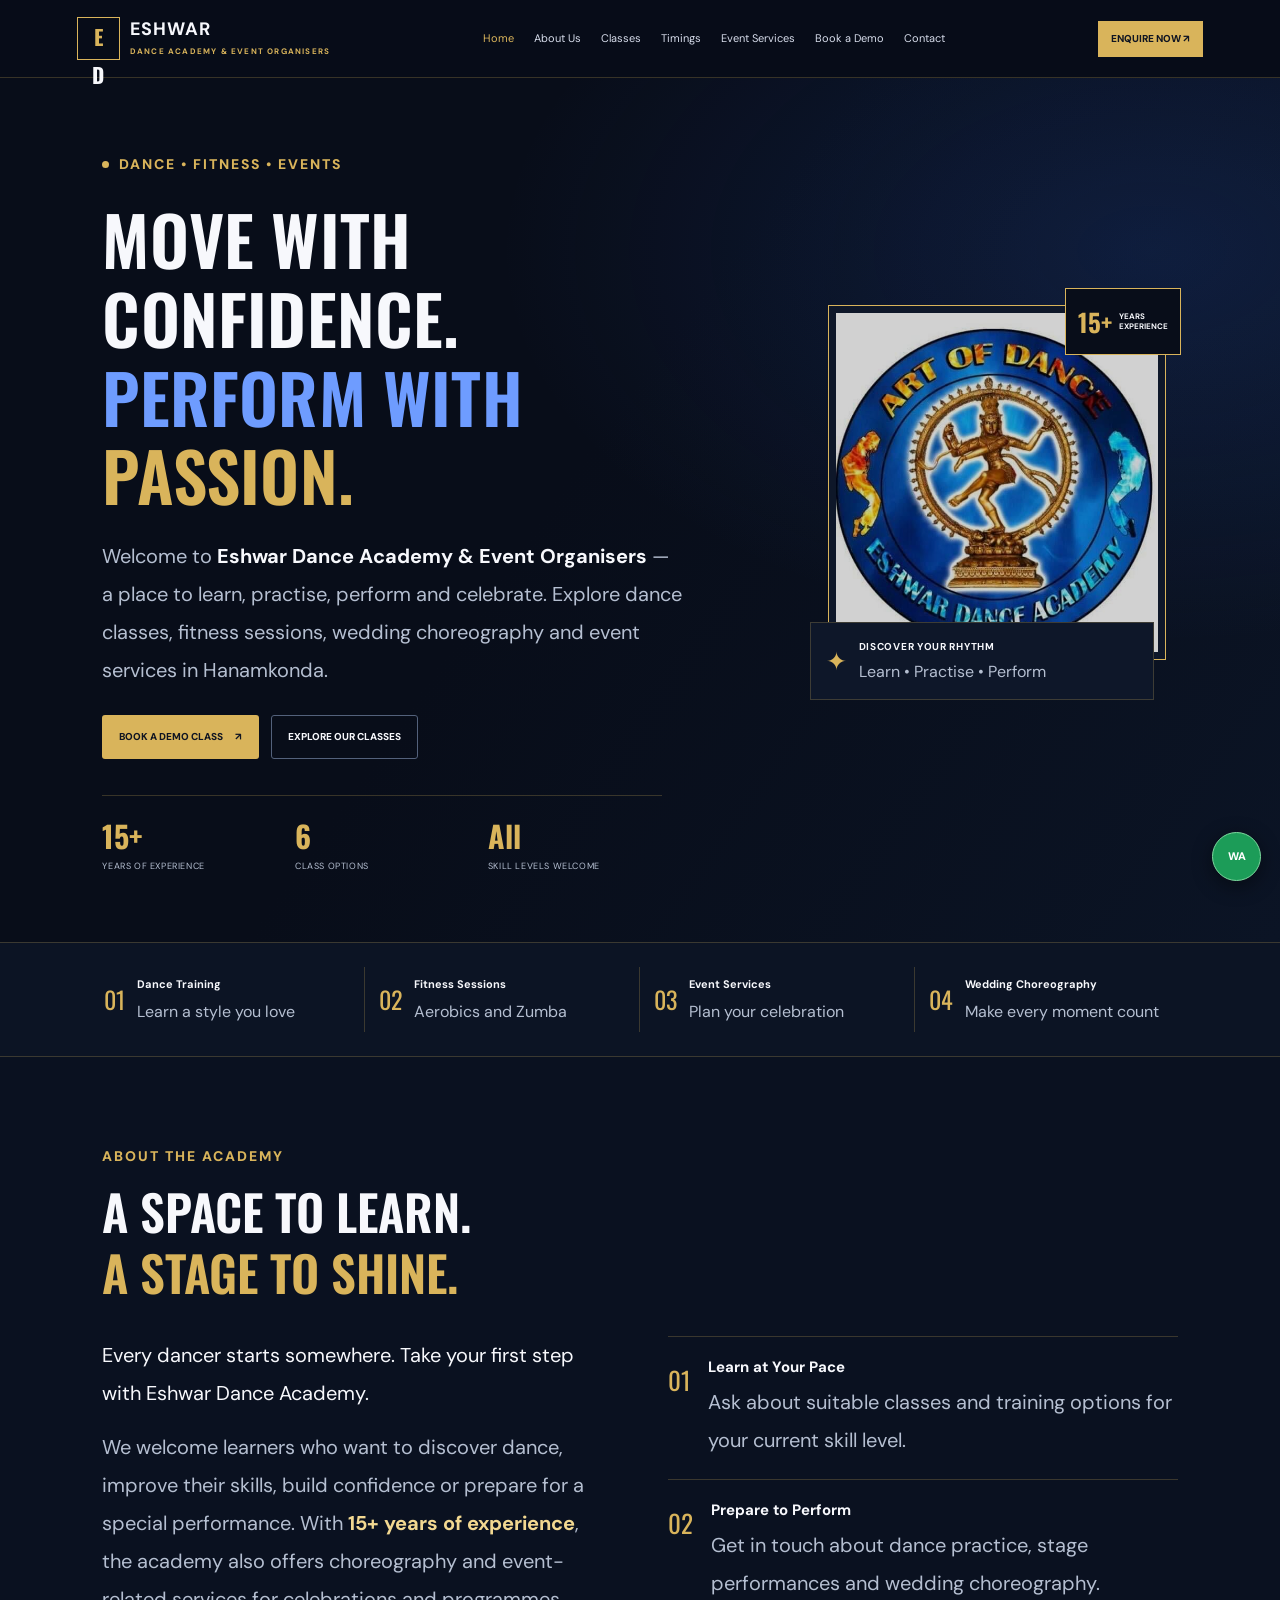
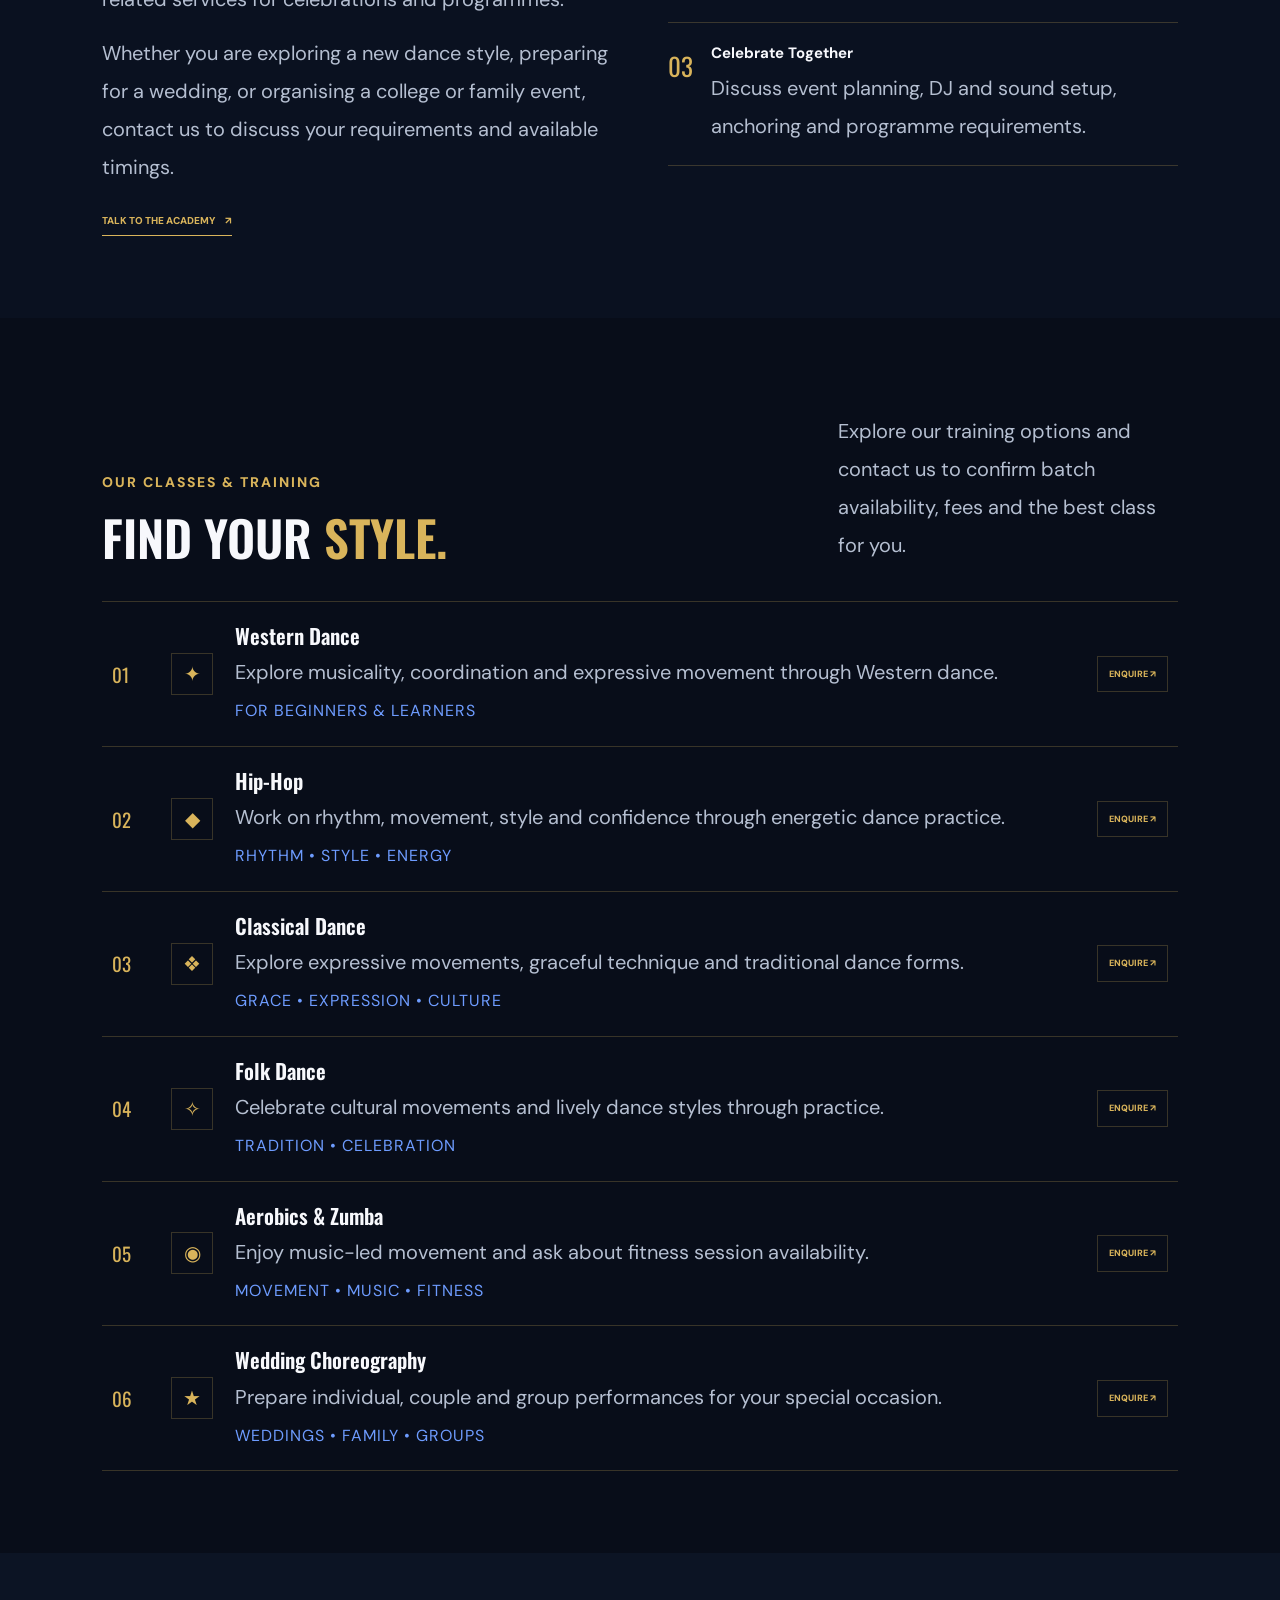
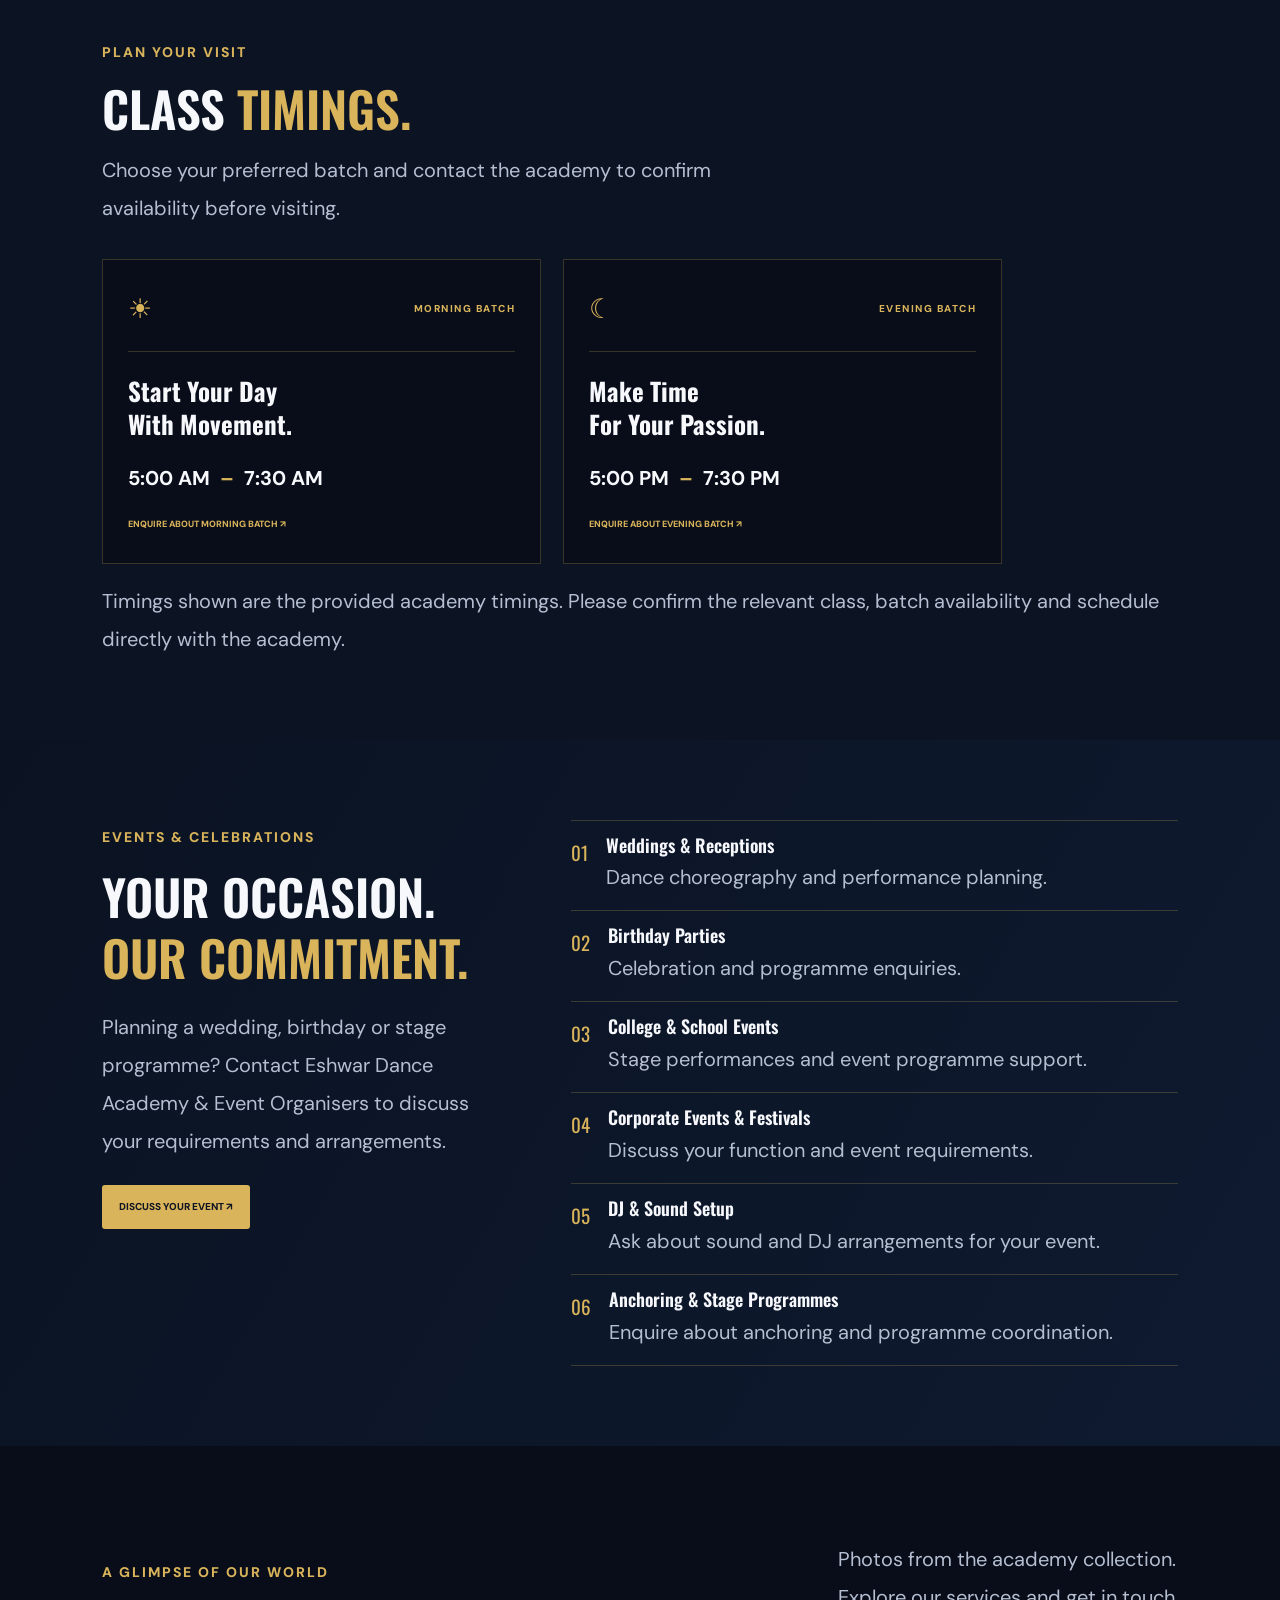
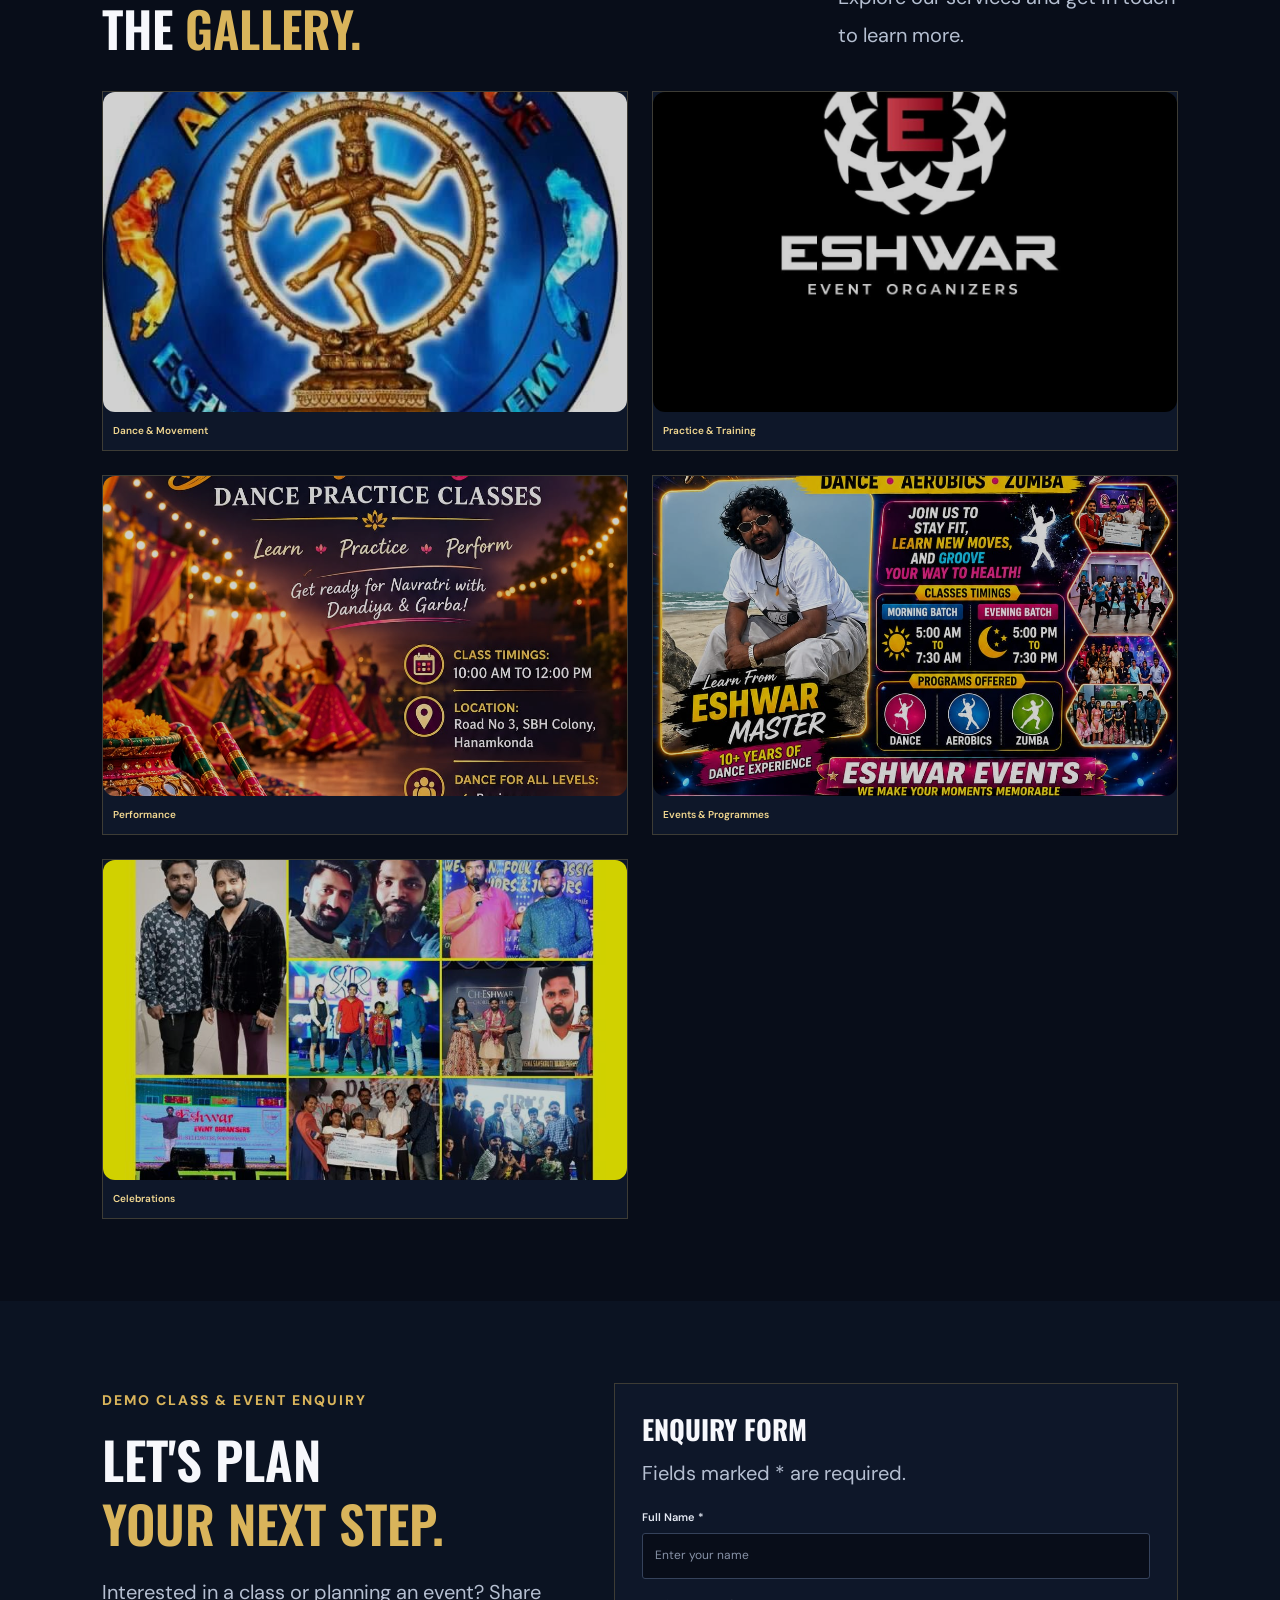
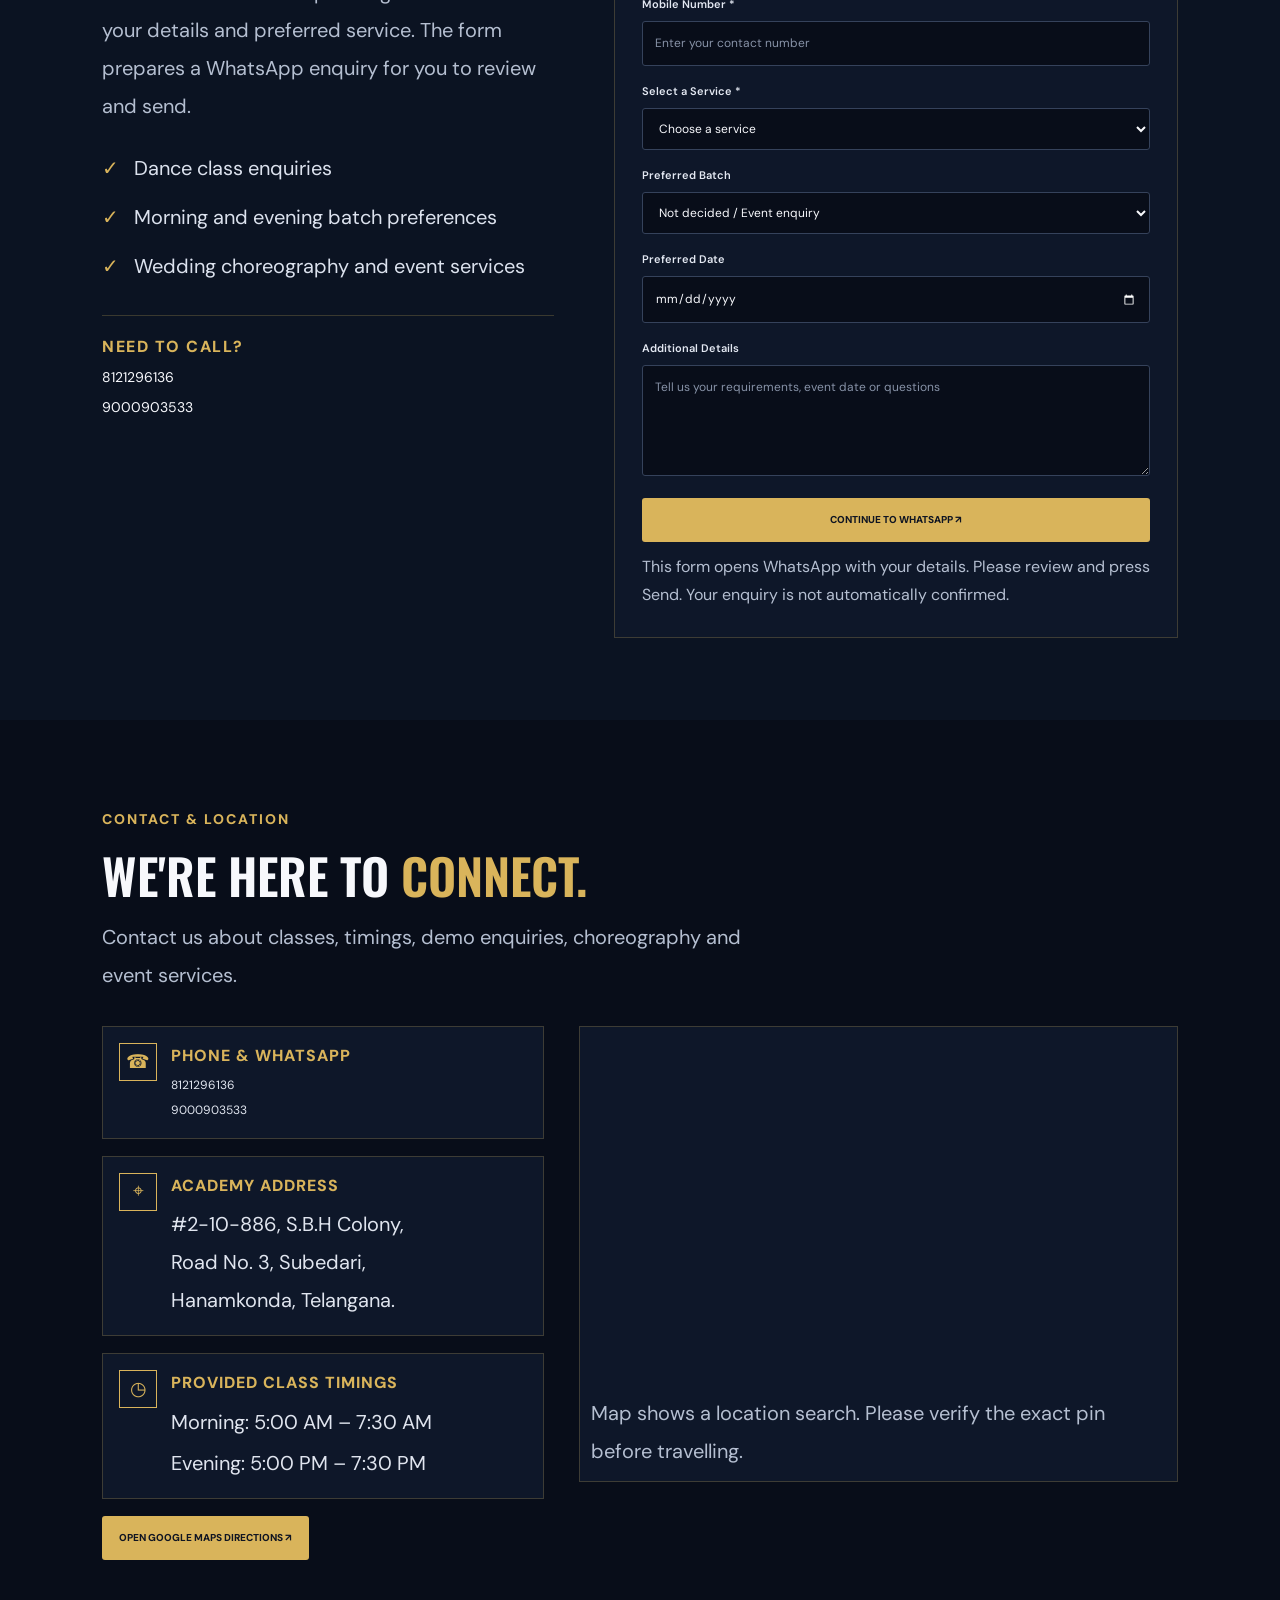
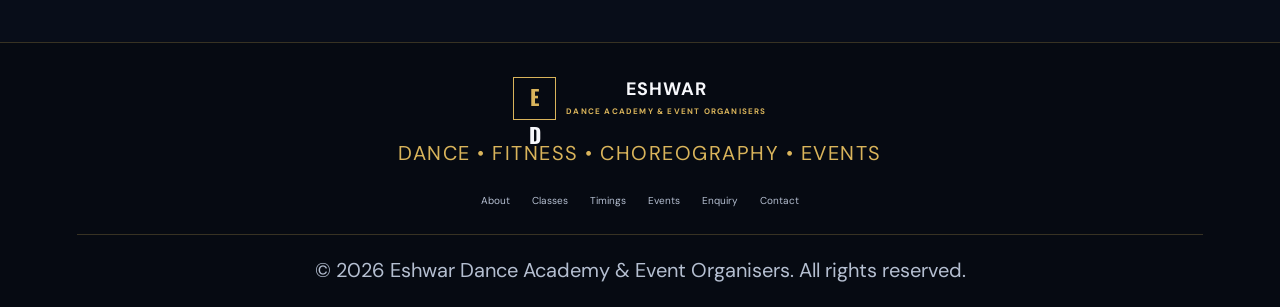
<file: index.html>
<!DOCTYPE html>
<html lang="en">
<head>
  <meta charset="UTF-8">
  <meta name="viewport" content="width=device-width, initial-scale=1.0">
  <meta name="theme-color" content="#080d19">
  <meta name="description" content="Eshwar Dance Academy & Event Organisers in Subedari, Hanamkonda. Dance classes, Zumba, aerobics, wedding choreography and event services.">
  <title>Eshwar Dance Academy & Event Organisers | Hanamkonda</title>
  <link rel="preconnect" href="https://fonts.googleapis.com">
  <link rel="preconnect" href="https://fonts.gstatic.com" crossorigin>
  <link href="https://fonts.googleapis.com/css2?family=DM+Sans:wght@400;500;600;700&family=Oswald:wght@500;600;700&display=swap" rel="stylesheet">
  <link rel="stylesheet" href="style.css">
  <script src="script.js" defer></script>
</head>
<body>
<header class="site-header">
  <a class="brand" href="#home">
    <span class="brand-mark">E<span>D</span></span>
    <span class="brand-text">ESHWAR<small>DANCE ACADEMY & EVENT ORGANISERS</small></span>
  </a>
  <button class="menu-toggle" id="menuBtn" aria-label="Open navigation" aria-expanded="false">☰</button>
  <nav class="navigation" id="navigation">
    <a href="#home">Home</a><a href="#about">About Us</a>
    <a href="#classes">Classes</a><a href="#timings">Timings</a>
    <a href="#events">Event Services</a><a href="#booking">Book a Demo</a>
    <a href="#contact">Contact</a>
  </nav>
  <a class="header-cta" href="#booking">ENQUIRE NOW ↗</a>
</header>

<main>
  <section class="hero" id="home">
    <div class="hero-content">
      <span class="eyebrow"><span class="gold-dot"></span> DANCE • FITNESS • EVENTS</span>
      <h1>MOVE WITH<br>CONFIDENCE.<br><span>PERFORM WITH</span><br><span class="gold-text">PASSION.</span></h1>
      <p class="hero-copy">Welcome to <strong>Eshwar Dance Academy & Event Organisers</strong> — a place to learn, practise, perform and celebrate. Explore dance classes, fitness sessions, wedding choreography and event services in Hanamkonda.</p>
      <div class="hero-actions">
        <a class="button button-gold" href="#booking">BOOK A DEMO CLASS <span>↗</span></a>
        <a class="button button-outline" href="#classes">EXPLORE OUR CLASSES</a>
      </div>
      <div class="hero-facts">
        <div><strong>15+</strong><span>YEARS OF EXPERIENCE</span></div>
        <div><strong>6</strong><span>CLASS OPTIONS</span></div>
        <div><strong>All</strong><span>SKILL LEVELS WELCOME</span></div>
      </div>
    </div>
    <div class="hero-image-wrap">
      <div class="hero-image">
        <img src="images/dance.jpeg" alt="Dance at Eshwar Dance Academy">
      </div>
      <div class="image-caption"><span class="caption-icon">✦</span><div><strong>DISCOVER YOUR RHYTHM</strong><small>Learn • Practise • Perform</small></div></div>
      <div class="experience-seal"><strong>15+</strong><span>YEARS<br>EXPERIENCE</span></div>
    </div>
  </section>

  <section class="quick-info" aria-label="Academy highlights">
    <div><span class="info-icon">01</span><p><strong>Dance Training</strong><small>Learn a style you love</small></p></div>
    <div><span class="info-icon">02</span><p><strong>Fitness Sessions</strong><small>Aerobics and Zumba</small></p></div>
    <div><span class="info-icon">03</span><p><strong>Event Services</strong><small>Plan your celebration</small></p></div>
    <div><span class="info-icon">04</span><p><strong>Wedding Choreography</strong><small>Make every moment count</small></p></div>
  </section>

  <section class="section about-section" id="about">
    <div class="section-heading">
      <span class="section-label">ABOUT THE ACADEMY</span>
      <h2>A SPACE TO LEARN.<br><span class="gold-text">A STAGE TO SHINE.</span></h2>
    </div>
    <div class="about-layout">
      <div class="about-copy">
        <p class="lead">Every dancer starts somewhere. Take your first step with Eshwar Dance Academy.</p>
        <p>We welcome learners who want to discover dance, improve their skills, build confidence or prepare for a special performance. With <strong>15+ years of experience</strong>, the academy also offers choreography and event-related services for celebrations and programmes.</p>
        <p>Whether you are exploring a new dance style, preparing for a wedding, or organising a college or family event, contact us to discuss your requirements and available timings.</p>
        <a class="text-link" href="#booking">TALK TO THE ACADEMY <span>↗</span></a>
      </div>
      <div class="about-highlights">
        <article><span class="highlight-number">01</span><div><h3>Learn at Your Pace</h3><p>Ask about suitable classes and training options for your current skill level.</p></div></article>
        <article><span class="highlight-number">02</span><div><h3>Prepare to Perform</h3><p>Get in touch about dance practice, stage performances and wedding choreography.</p></div></article>
        <article><span class="highlight-number">03</span><div><h3>Celebrate Together</h3><p>Discuss event planning, DJ and sound setup, anchoring and programme requirements.</p></div></article>
      </div>
    </div>
  </section>

  <section class="section classes-section" id="classes">
    <div class="section-heading section-heading-row">
      <div><span class="section-label">OUR CLASSES & TRAINING</span><h2>FIND YOUR <span class="gold-text">STYLE.</span></h2></div>
      <p>Explore our training options and contact us to confirm batch availability, fees and the best class for you.</p>
    </div>
    <div class="class-list">
      <article class="class-item">
        <span class="class-number">01</span><div class="class-icon">✦</div>
        <div class="class-details"><h3>Western Dance</h3><p>Explore musicality, coordination and expressive movement through Western dance.</p><small>FOR BEGINNERS & LEARNERS</small></div>
        <a href="#booking" data-service="Western Dance" aria-label="Enquire about Western Dance">ENQUIRE ↗</a>
      </article>
      <article class="class-item">
        <span class="class-number">02</span><div class="class-icon">◆</div>
        <div class="class-details"><h3>Hip-Hop</h3><p>Work on rhythm, movement, style and confidence through energetic dance practice.</p><small>RHYTHM • STYLE • ENERGY</small></div>
        <a href="#booking" data-service="Hip-Hop" aria-label="Enquire about Hip-Hop">ENQUIRE ↗</a>
      </article>
      <article class="class-item">
        <span class="class-number">03</span><div class="class-icon">❖</div>
        <div class="class-details"><h3>Classical Dance</h3><p>Explore expressive movements, graceful technique and traditional dance forms.</p><small>GRACE • EXPRESSION • CULTURE</small></div>
        <a href="#booking" data-service="Classical Dance" aria-label="Enquire about Classical Dance">ENQUIRE ↗</a>
      </article>
      <article class="class-item">
        <span class="class-number">04</span><div class="class-icon">✧</div>
        <div class="class-details"><h3>Folk Dance</h3><p>Celebrate cultural movements and lively dance styles through practice.</p><small>TRADITION • CELEBRATION</small></div>
        <a href="#booking" data-service="Folk Dance" aria-label="Enquire about Folk Dance">ENQUIRE ↗</a>
      </article>
      <article class="class-item">
        <span class="class-number">05</span><div class="class-icon">◉</div>
        <div class="class-details"><h3>Aerobics & Zumba</h3><p>Enjoy music-led movement and ask about fitness session availability.</p><small>MOVEMENT • MUSIC • FITNESS</small></div>
        <a href="#booking" data-service="Aerobics & Zumba" aria-label="Enquire about Aerobics and Zumba">ENQUIRE ↗</a>
      </article>
      <article class="class-item">
        <span class="class-number">06</span><div class="class-icon">★</div>
        <div class="class-details"><h3>Wedding Choreography</h3><p>Prepare individual, couple and group performances for your special occasion.</p><small>WEDDINGS • FAMILY • GROUPS</small></div>
        <a href="#booking" data-service="Wedding Choreography" aria-label="Enquire about Wedding Choreography">ENQUIRE ↗</a>
      </article>
    </div>
  </section>

  <section class="section timings-section" id="timings">
    <div class="section-heading">
      <span class="section-label">PLAN YOUR VISIT</span>
      <h2>CLASS <span class="gold-text">TIMINGS.</span></h2>
      <p>Choose your preferred batch and contact the academy to confirm availability before visiting.</p>
    </div>
    <div class="timing-grid">
      <article class="timing-card">
        <div class="timing-top"><span class="timing-symbol">☀</span><span class="timing-label">MORNING BATCH</span></div>
        <h3>Start Your Day<br>With Movement.</h3>
        <p class="time-range">5:00 AM <span>–</span> 7:30 AM</p>
        <a href="#booking" data-batch="Morning: 5:00 AM – 7:30 AM">ENQUIRE ABOUT MORNING BATCH ↗</a>
      </article>
      <article class="timing-card">
        <div class="timing-top"><span class="timing-symbol">☾</span><span class="timing-label">EVENING BATCH</span></div>
        <h3>Make Time<br>For Your Passion.</h3>
        <p class="time-range">5:00 PM <span>–</span> 7:30 PM</p>
        <a href="#booking" data-batch="Evening: 5:00 PM – 7:30 PM">ENQUIRE ABOUT EVENING BATCH ↗</a>
      </article>
    </div>
    <p class="timing-note">Timings shown are the provided academy timings. Please confirm the relevant class, batch availability and schedule directly with the academy.</p>
  </section>

  <section class="event-section" id="events">
    <div class="event-intro">
      <span class="section-label">EVENTS & CELEBRATIONS</span>
      <h2>YOUR OCCASION.<br><span class="gold-text">OUR COMMITMENT.</span></h2>
      <p>Planning a wedding, birthday or stage programme? Contact Eshwar Dance Academy & Event Organisers to discuss your requirements and arrangements.</p>
      <a href="#booking" class="button button-gold">DISCUSS YOUR EVENT ↗</a>
    </div>
    <div class="event-services">
      <article><span>01</span><div><h3>Weddings & Receptions</h3><p>Dance choreography and performance planning.</p></div></article>
      <article><span>02</span><div><h3>Birthday Parties</h3><p>Celebration and programme enquiries.</p></div></article>
      <article><span>03</span><div><h3>College & School Events</h3><p>Stage performances and event programme support.</p></div></article>
      <article><span>04</span><div><h3>Corporate Events & Festivals</h3><p>Discuss your function and event requirements.</p></div></article>
      <article><span>05</span><div><h3>DJ & Sound Setup</h3><p>Ask about sound and DJ arrangements for your event.</p></div></article>
      <article><span>06</span><div><h3>Anchoring & Stage Programmes</h3><p>Enquire about anchoring and programme coordination.</p></div></article>
    </div>
  </section>

  <section class="section gallery-section" id="gallery">
    <div class="section-heading section-heading-row">
      <div><span class="section-label">A GLIMPSE OF OUR WORLD</span><h2>THE <span class="gold-text">GALLERY.</span></h2></div>
      <p>Photos from the academy collection. Explore our services and get in touch to learn more.</p>
    </div>
    <div class="gallery-grid">
      <figure><img src="images/dance.jpeg" alt="Dance academy photo" loading="lazy"><figcaption>Dance & Movement</figcaption></figure>
      <figure><img src="images/dance 1.jpeg" alt="Dance training photo" loading="lazy"><figcaption>Practice & Training</figcaption></figure>
      <figure><img src="images/dance2.jpeg" alt="Dance performance photo" loading="lazy"><figcaption>Performance</figcaption></figure>
      <figure><img src="images/dance3.jpeg" alt="Dance event photo" loading="lazy"><figcaption>Events & Programmes</figcaption></figure>
      <figure><img src="images/dance4.jpeg" alt="Dance celebration photo" loading="lazy"><figcaption>Celebrations</figcaption></figure>
    </div>
  </section>

  <section class="booking-section" id="booking">
    <div class="booking-intro">
      <span class="section-label">DEMO CLASS & EVENT ENQUIRY</span>
      <h2>LET'S PLAN<br><span class="gold-text">YOUR NEXT STEP.</span></h2>
      <p>Interested in a class or planning an event? Share your details and preferred service. The form prepares a WhatsApp enquiry for you to review and send.</p>
      <div class="booking-points">
        <p><span>✓</span> Dance class enquiries</p>
        <p><span>✓</span> Morning and evening batch preferences</p>
        <p><span>✓</span> Wedding choreography and event services</p>
      </div>
      <div class="booking-contact"><small>NEED TO CALL?</small><a href="tel:8121296136">8121296136</a><a href="tel:9000903533">9000903533</a></div>
    </div>
    <form class="booking-form" id="bookingForm">
      <h3>ENQUIRY FORM</h3>
      <p class="form-subtitle">Fields marked * are required.</p>

      <label for="fullName">Full Name *</label>
      <input id="fullName" name="fullName" type="text" maxlength="80" autocomplete="name" placeholder="Enter your name" required>

      <label for="phone">Mobile Number *</label>
      <input id="phone" name="phone" type="tel" maxlength="18" autocomplete="tel" inputmode="tel" pattern="[0-9+\-\s()]{8,18}" placeholder="Enter your contact number" required>

      <label for="service">Select a Service *</label>
      <select id="service" name="service" required>
        <option value="">Choose a service</option>
        <option>Western Dance</option><option>Hip-Hop</option>
        <option>Classical Dance</option><option>Folk Dance</option>
        <option>Aerobics & Zumba</option><option>Wedding Choreography</option>
        <option>Event Organising</option><option>Birthday Party</option>
        <option>College / School Event</option><option>Corporate Event / Festival</option>
        <option>DJ & Sound Setup</option><option>Anchoring</option>
      </select>

      <label for="batch">Preferred Batch</label>
      <select id="batch" name="batch">
        <option value="">Not decided / Event enquiry</option>
        <option>Morning: 5:00 AM – 7:30 AM</option>
        <option>Evening: 5:00 PM – 7:30 PM</option>
      </select>

      <label for="preferredDate">Preferred Date</label>
      <input id="preferredDate" name="preferredDate" type="date">

      <label for="notes">Additional Details</label>
      <textarea id="notes" name="notes" rows="4" maxlength="500" placeholder="Tell us your requirements, event date or questions"></textarea>

      <button class="button button-gold submit-button" type="submit">CONTINUE TO WHATSAPP ↗</button>
      <p class="form-message" id="formMessage" role="status" aria-live="polite"></p>
      <small class="form-note">This form opens WhatsApp with your details. Please review and press Send. Your enquiry is not automatically confirmed.</small>
    </form>
  </section>

  <section class="section contact-section" id="contact">
    <div class="section-heading">
      <span class="section-label">CONTACT & LOCATION</span>
      <h2>WE'RE HERE TO <span class="gold-text">CONNECT.</span></h2>
      <p>Contact us about classes, timings, demo enquiries, choreography and event services.</p>
    </div>
    <div class="contact-layout">
      <div class="contact-details">
        <article class="contact-card"><span class="contact-icon">☎</span><div><small>PHONE & WHATSAPP</small><a href="tel:8121296136">8121296136</a><a href="tel:9000903533">9000903533</a></div></article>
        <article class="contact-card"><span class="contact-icon">⌖</span><div><small>ACADEMY ADDRESS</small><p>#2-10-886, S.B.H Colony,<br>Road No. 3, Subedari,<br>Hanamkonda, Telangana.</p></div></article>
        <article class="contact-card"><span class="contact-icon">◷</span><div><small>PROVIDED CLASS TIMINGS</small><p>Morning: 5:00 AM – 7:30 AM</p><p>Evening: 5:00 PM – 7:30 PM</p></div></article>
        <a class="button button-gold directions-button" id="directionsLink" href="https://www.google.com/maps/search/?api=1&query=Eshwar+Dance+Academy+Road+No+3+Subedari+Hanamkonda" target="_blank" rel="noopener noreferrer">OPEN GOOGLE MAPS DIRECTIONS ↗</a>
      </div>
      <div class="map-wrap">
        <iframe title="Map search for Eshwar Dance Academy in Subedari, Hanamkonda" src="https://maps.google.com/maps?q=Eshwar%20Dance%20Academy%20Road%20No%203%20Subedari%20Hanamkonda&t=&z=15&ie=UTF8&iwloc=&output=embed" loading="lazy" referrerpolicy="no-referrer-when-downgrade"></iframe>
        <p>Map shows a location search. Please verify the exact pin before travelling.</p>
      </div>
    </div>
  </section>
</main>

<footer class="site-footer">
  <a class="brand footer-brand" href="#home"><span class="brand-mark">E<span>D</span></span><span class="brand-text">ESHWAR<small>DANCE ACADEMY & EVENT ORGANISERS</small></span></a>
  <p class="footer-tagline">DANCE • FITNESS • CHOREOGRAPHY • EVENTS</p>
  <div class="footer-links"><a href="#about">About</a><a href="#classes">Classes</a><a href="#timings">Timings</a><a href="#events">Events</a><a href="#booking">Enquiry</a><a href="#contact">Contact</a></div>
  <p class="copyright">© <span id="year"></span> Eshwar Dance Academy & Event Organisers. All rights reserved.</p>
</footer>

<a class="whatsapp-float" id="whatsappFloat" href="https://wa.me/918121296136" target="_blank" rel="noopener noreferrer" aria-label="Message Eshwar Dance Academy on WhatsApp">WA</a>
</body>
</html>
</file>
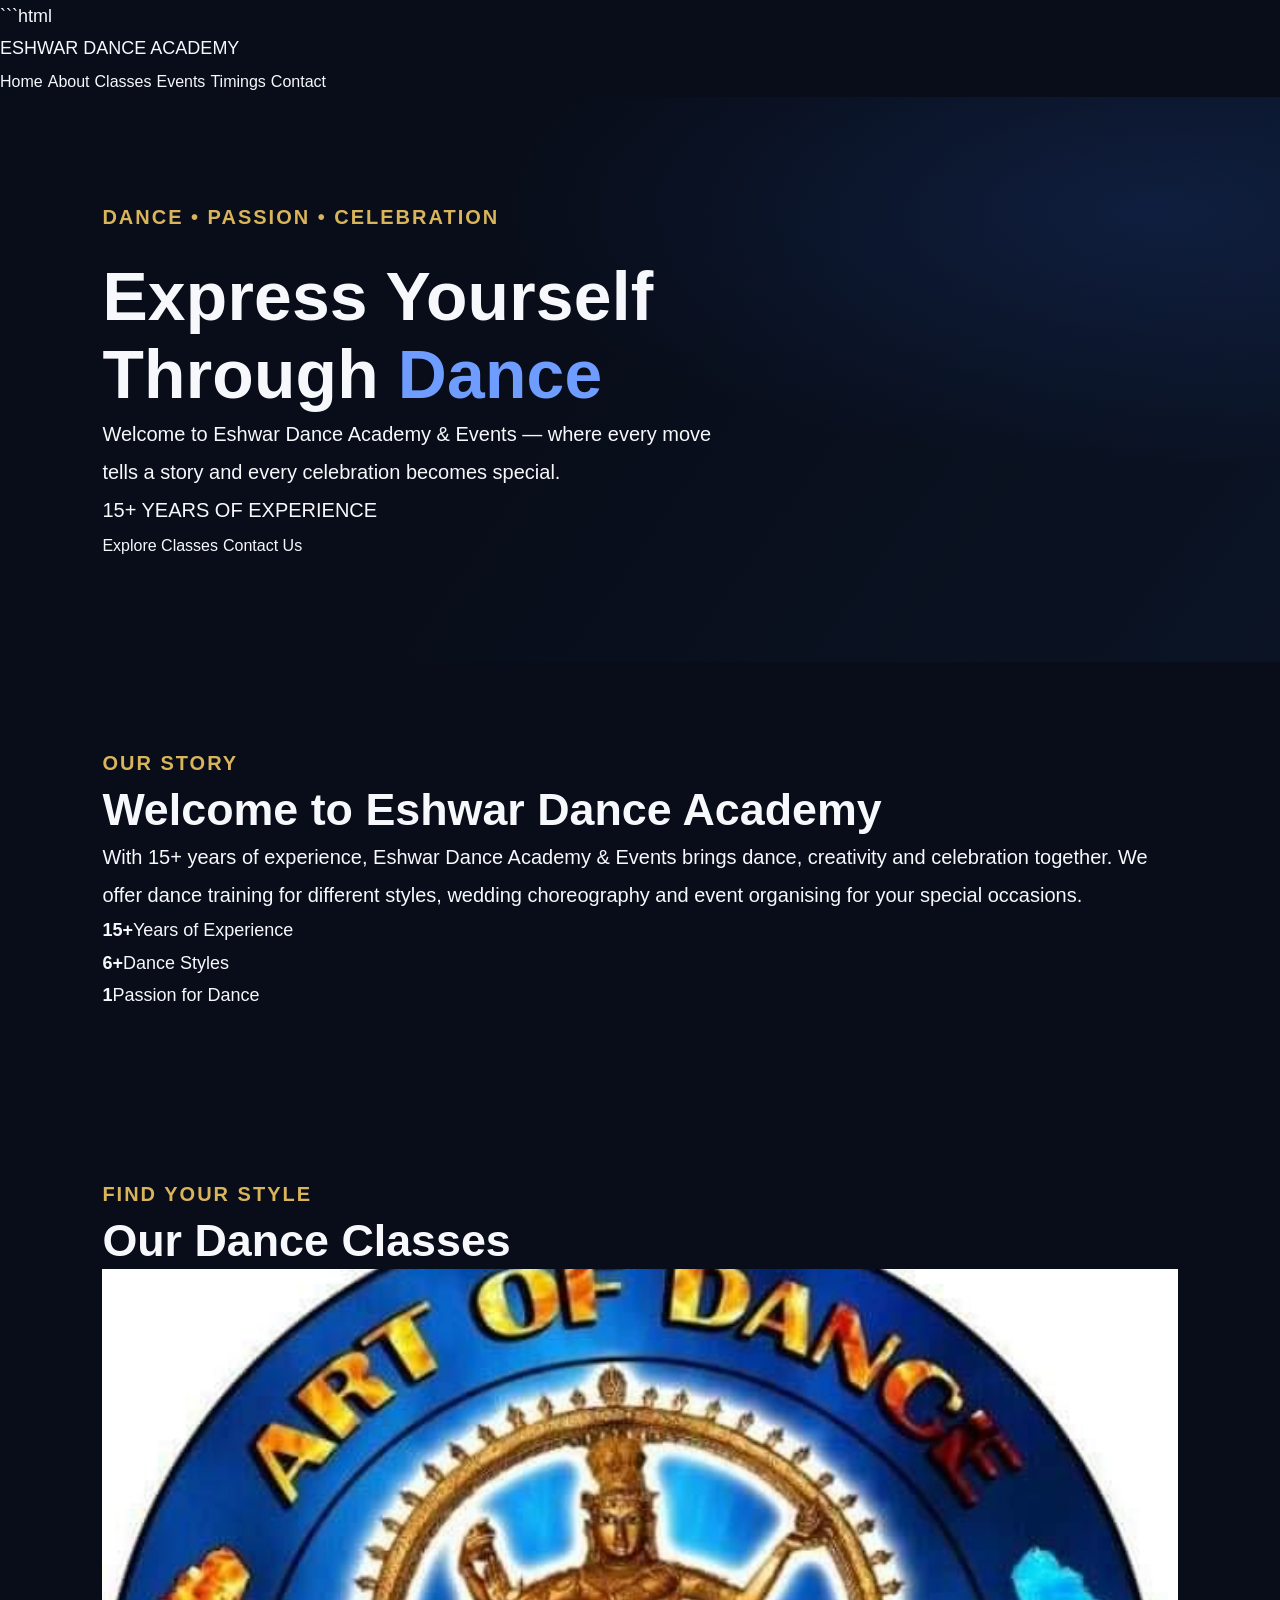
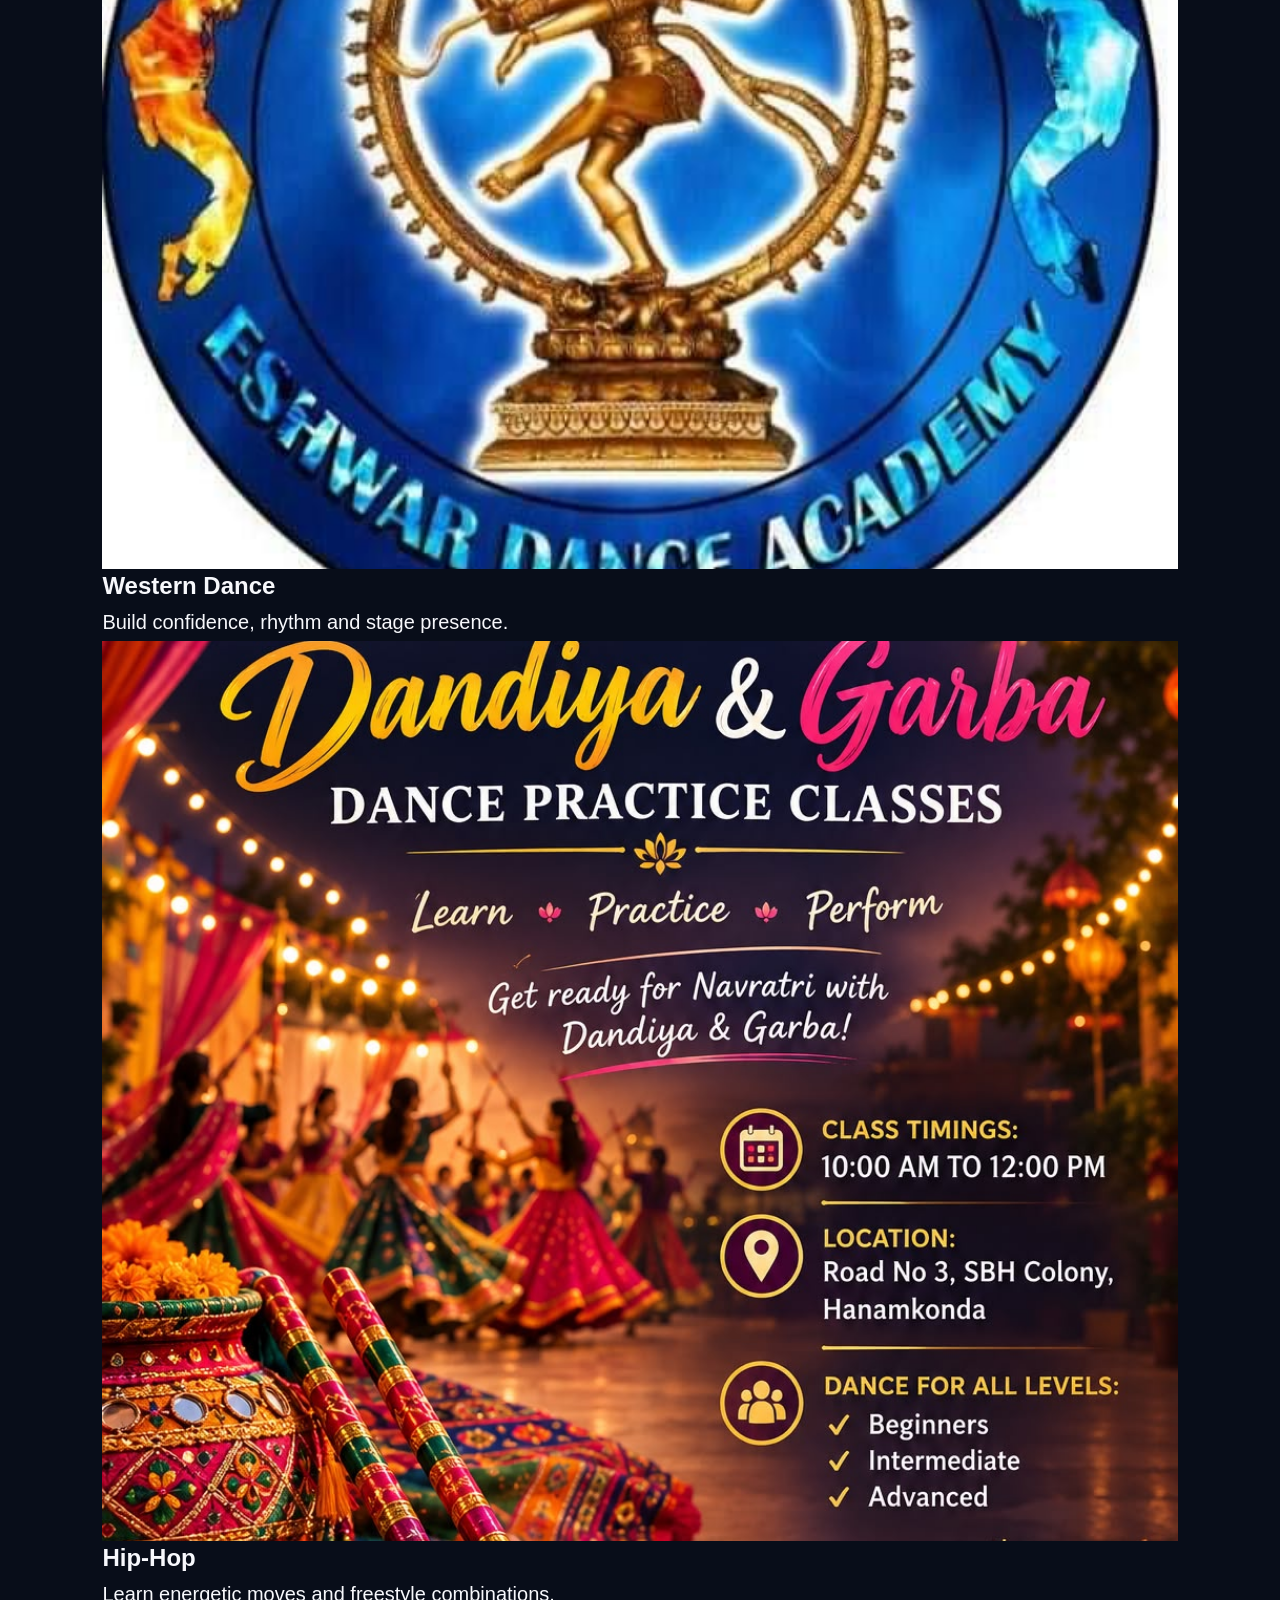
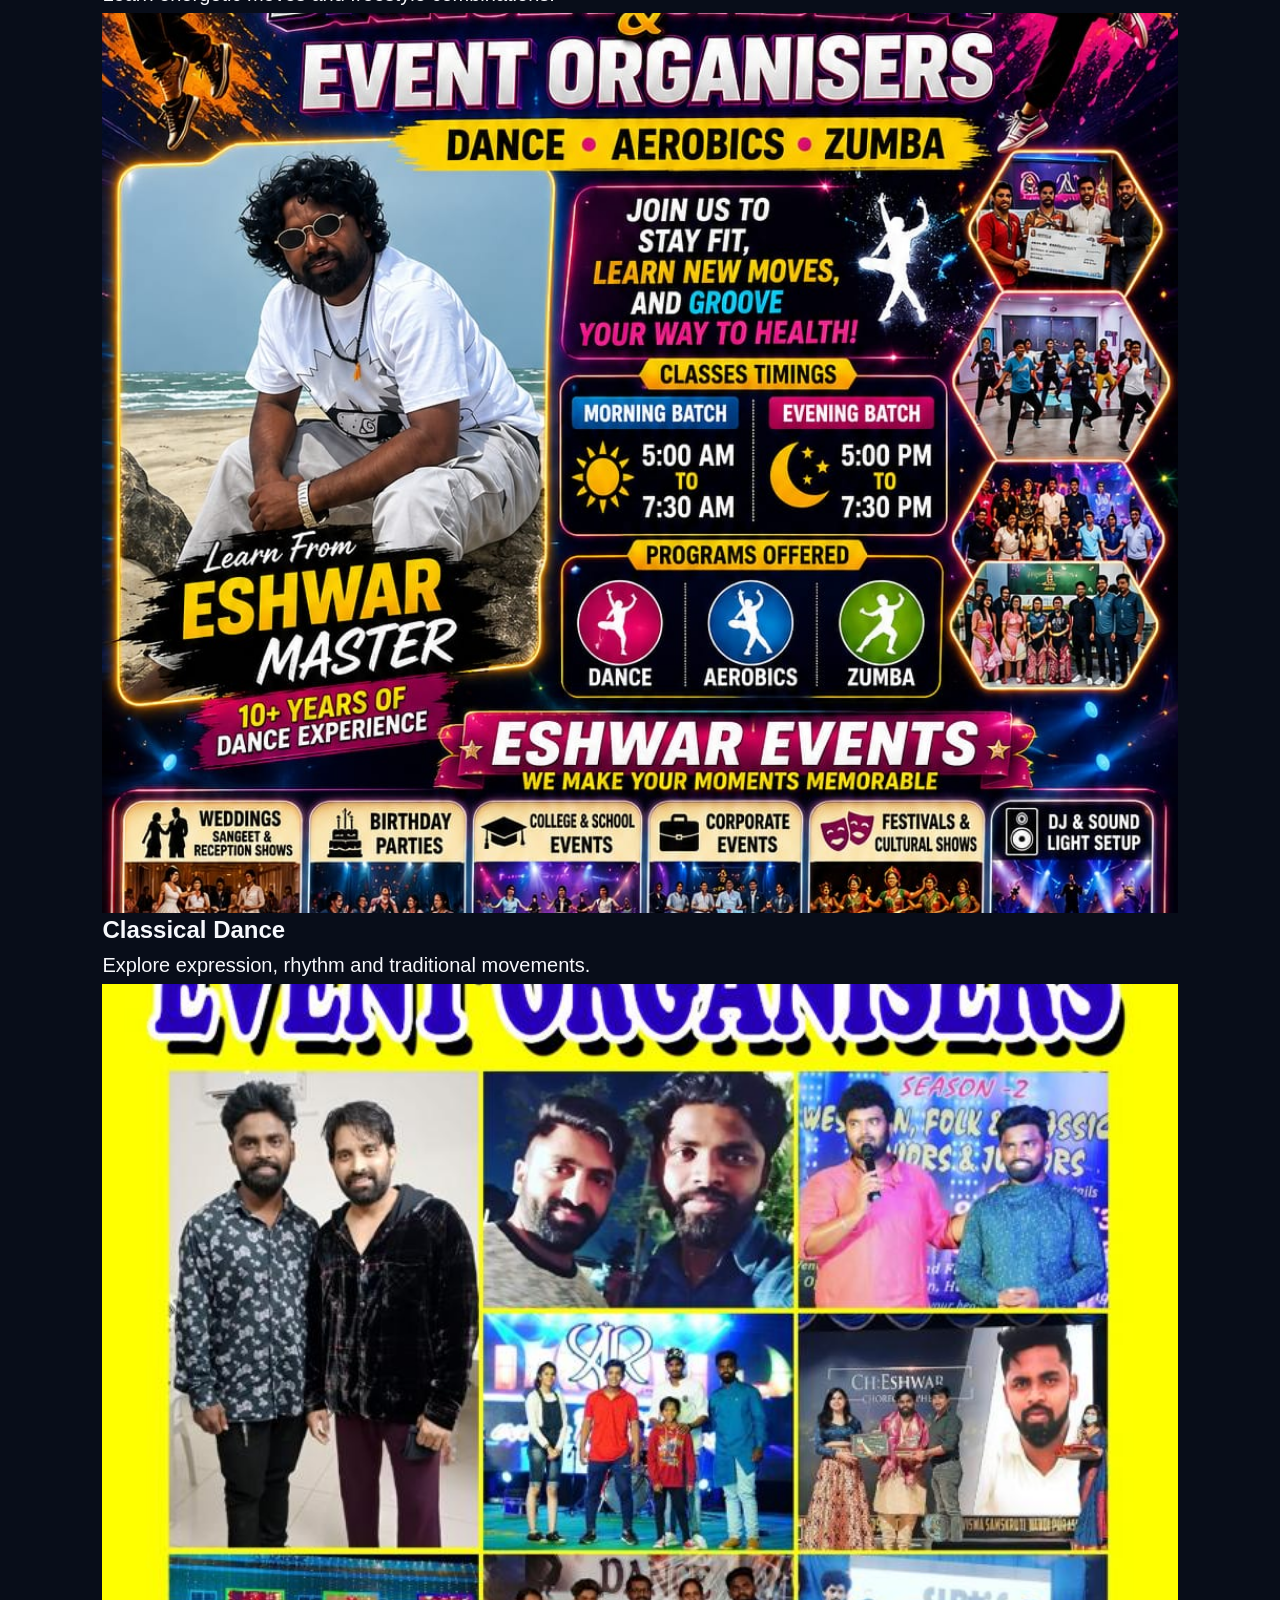
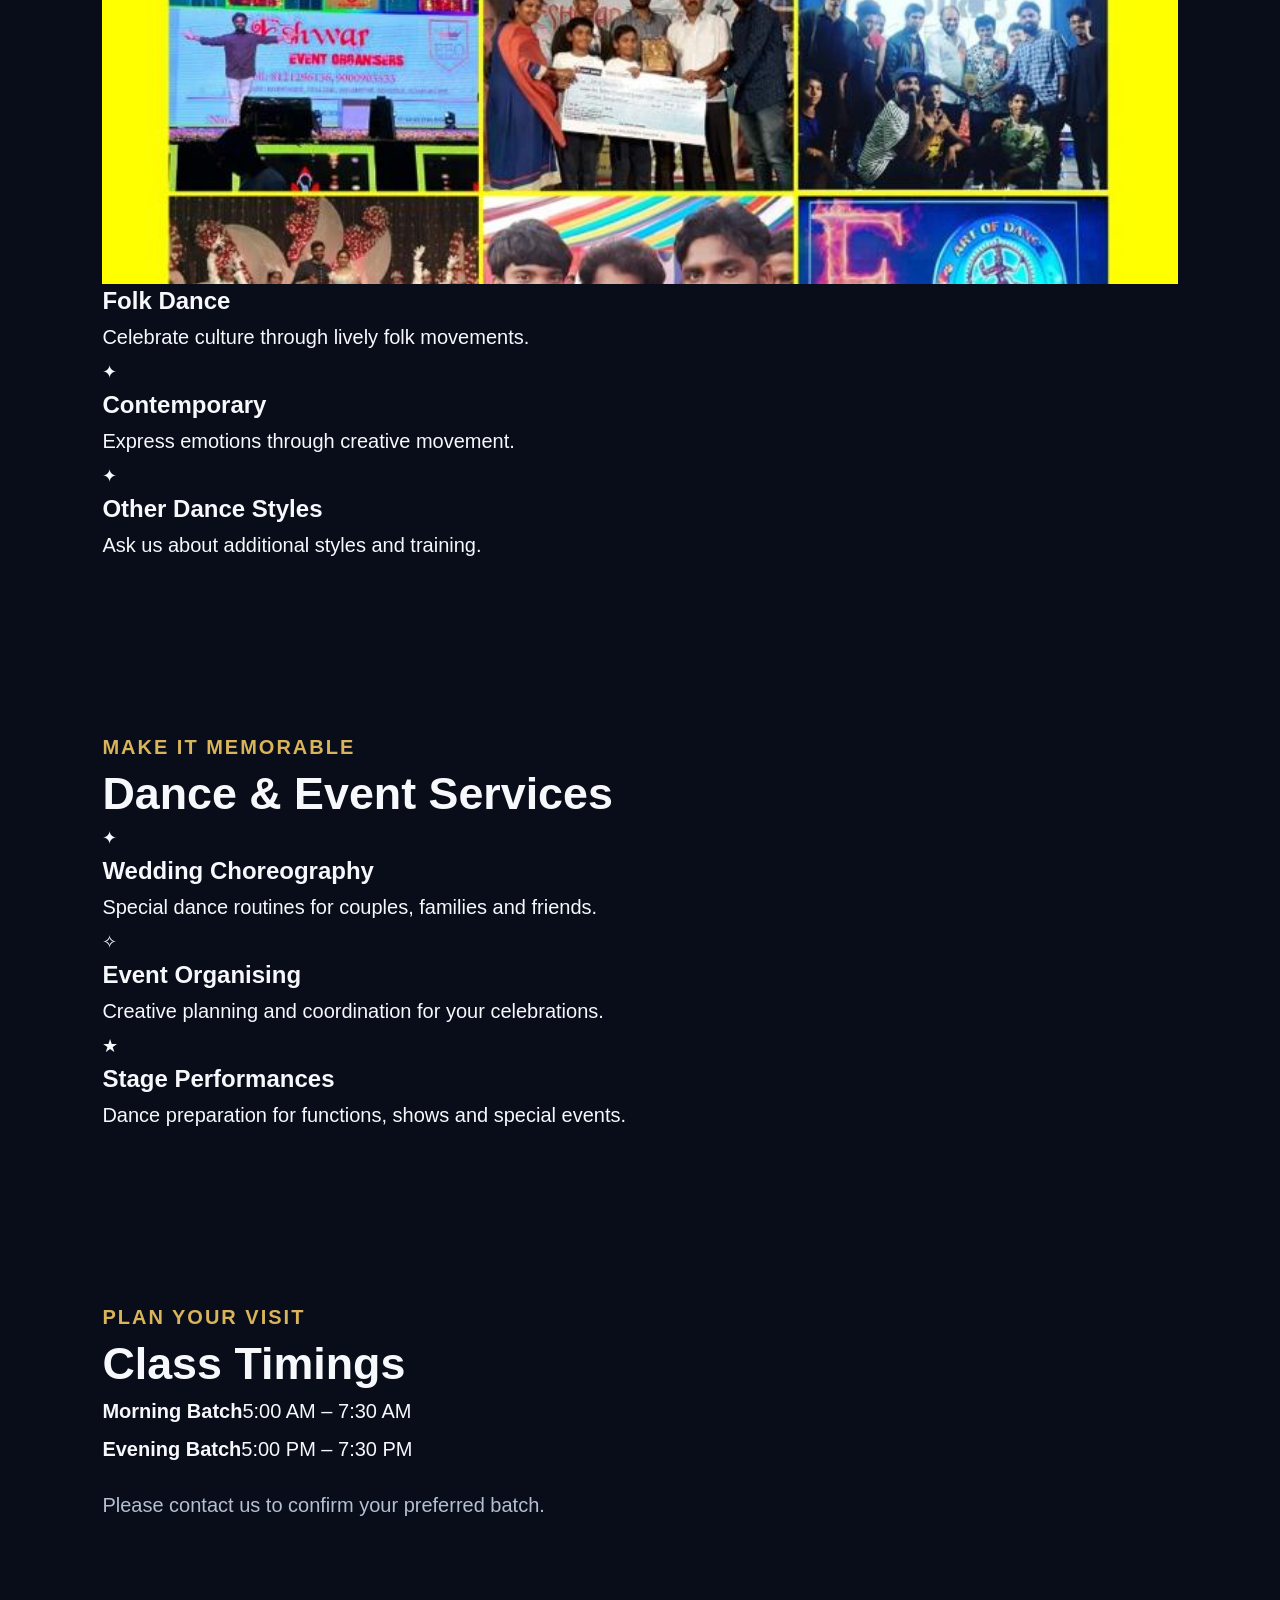
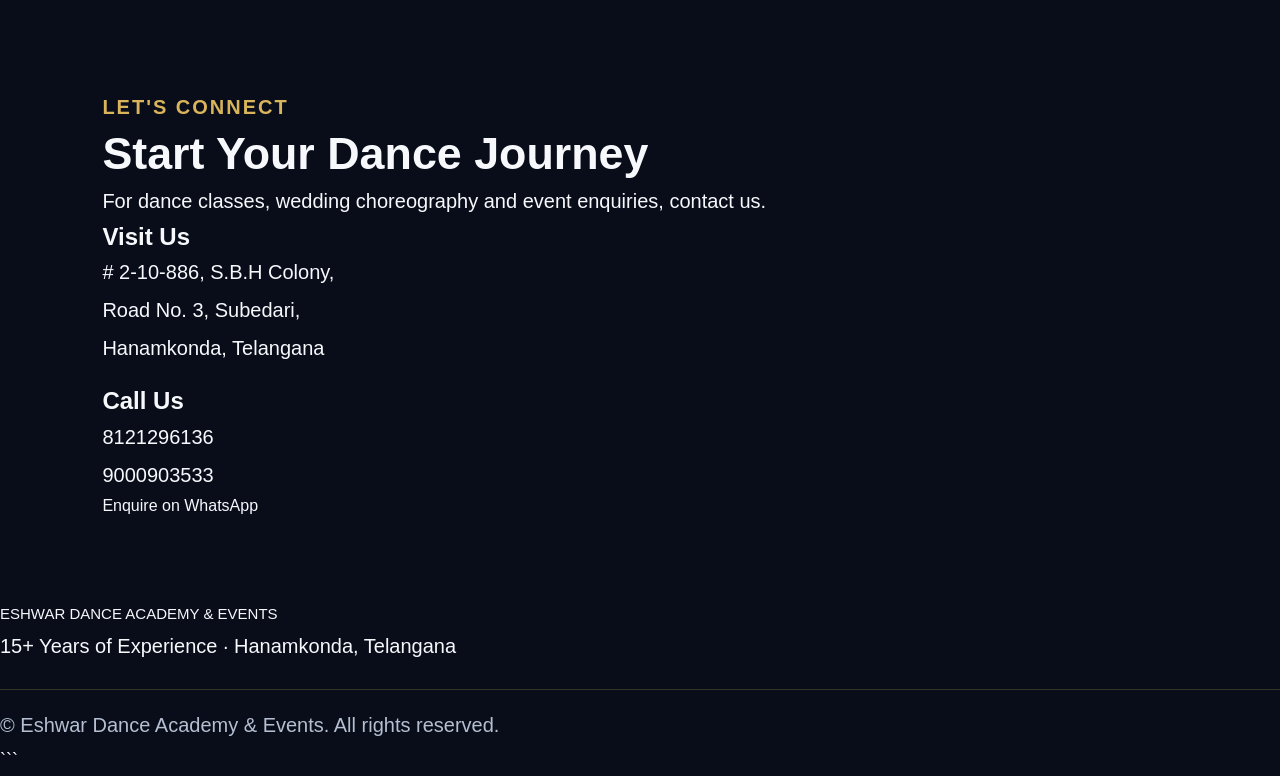
<file: index-backup.html>
```html
<!DOCTYPE html>
<html lang="en">
<head>
  <meta charset="UTF-8">
  <meta name="viewport" content="width=device-width, initial-scale=1.0">
  <meta name="description" content="Eshwar Dance Academy & Events in Hanamkonda. Dance classes, wedding choreography and event organising with 15+ years of experience.">
  <title>Eshwar Dance Academy & Events</title>
  <link rel="stylesheet" href="style.css">
</head>
<body>

  <header class="header">
    <a href="#home" class="logo">ESHWAR <span>DANCE ACADEMY</span></a>
    <nav>
      <a href="#home">Home</a>
      <a href="#about">About</a>
      <a href="#classes">Classes</a>
      <a href="#events">Events</a>
      <a href="#timings">Timings</a>
      <a href="#contact">Contact</a>
    </nav>
  </header>

  <main>
    <section class="hero" id="home">
      <div class="hero-content">
        <p class="eyebrow">DANCE • PASSION • CELEBRATION</p>
        <h1>Express Yourself<br>Through <span>Dance</span></h1>
        <p class="hero-text">
          Welcome to Eshwar Dance Academy & Events —
          where every move tells a story and every celebration becomes special.
        </p>
        <p class="experience">15+ YEARS OF EXPERIENCE</p>
        <div class="hero-buttons">
          <a href="#classes" class="btn">Explore Classes</a>
          <a href="#contact" class="btn btn-outline">Contact Us</a>
        </div>
      </div>
    </section>

    <section class="section about" id="about">
      <p class="eyebrow">OUR STORY</p>
      <h2>Welcome to <span>Eshwar Dance Academy</span></h2>
      <p>
        With 15+ years of experience, Eshwar Dance Academy & Events
        brings dance, creativity and celebration together. We offer
        dance training for different styles, wedding choreography and
        event organising for your special occasions.
      </p>
      <div class="stats">
        <div><strong>15+</strong><span>Years of Experience</span></div>
        <div><strong>6+</strong><span>Dance Styles</span></div>
        <div><strong>1</strong><span>Passion for Dance</span></div>
      </div>
    </section>

    <section class="section classes" id="classes">
      <p class="eyebrow">FIND YOUR STYLE</p>
      <h2>Our Dance <span>Classes</span></h2>
      <div class="card-grid">
        <article class="dance-card">
          <img src="images/dance.jpeg" alt="Dance practice">
          <h3>Western Dance</h3>
          <p>Build confidence, rhythm and stage presence.</p>
        </article>
        <article class="dance-card">
          <img src="images/dance2.jpeg" alt="Group dance practice">
          <h3>Hip-Hop</h3>
          <p>Learn energetic moves and freestyle combinations.</p>
        </article>
        <article class="dance-card">
          <img src="images/dance3.jpeg" alt="Dance performance">
          <h3>Classical Dance</h3>
          <p>Explore expression, rhythm and traditional movements.</p>
        </article>
        <article class="dance-card">
          <img src="images/dance4.jpeg" alt="Dance training">
          <h3>Folk Dance</h3>
          <p>Celebrate culture through lively folk movements.</p>
        </article>
        <article class="dance-card">
          <div class="card-placeholder">✦</div>
          <h3>Contemporary</h3>
          <p>Express emotions through creative movement.</p>
        </article>
        <article class="dance-card">
          <div class="card-placeholder">✦</div>
          <h3>Other Dance Styles</h3>
          <p>Ask us about additional styles and training.</p>
        </article>
      </div>
    </section>

    <section class="section events" id="events">
      <p class="eyebrow">MAKE IT MEMORABLE</p>
      <h2>Dance & <span>Event Services</span></h2>
      <div class="service-grid">
        <div class="service">
          <span class="service-icon">✦</span>
          <h3>Wedding Choreography</h3>
          <p>Special dance routines for couples, families and friends.</p>
        </div>
        <div class="service">
          <span class="service-icon">✧</span>
          <h3>Event Organising</h3>
          <p>Creative planning and coordination for your celebrations.</p>
        </div>
        <div class="service">
          <span class="service-icon">★</span>
          <h3>Stage Performances</h3>
          <p>Dance preparation for functions, shows and special events.</p>
        </div>
      </div>
    </section>

    <section class="section timings" id="timings">
      <p class="eyebrow">PLAN YOUR VISIT</p>
      <h2>Class <span>Timings</span></h2>
      <div class="timing-box">
        <p><strong>Morning Batch</strong><span>5:00 AM – 7:30 AM</span></p>
        <p><strong>Evening Batch</strong><span>5:00 PM – 7:30 PM</span></p>
        <p class="timing-note">Please contact us to confirm your preferred batch.</p>
      </div>
    </section>

    <section class="section contact" id="contact">
      <p class="eyebrow">LET'S CONNECT</p>
      <h2>Start Your <span>Dance Journey</span></h2>
      <p>For dance classes, wedding choreography and event enquiries, contact us.</p>

      <div class="contact-details">
        <div>
          <h3>Visit Us</h3>
          <p># 2-10-886, S.B.H Colony,<br>
          Road No. 3, Subedari,<br>
          Hanamkonda, Telangana</p>
        </div>
        <div>
          <h3>Call Us</h3>
          <p><a href="tel:8121296136">8121296136</a></p>
          <p><a href="tel:9000903533">9000903533</a></p>
        </div>
      </div>

      <a class="btn whatsapp"
         href="https://wa.me/918121296136?text=Hello%20Eshwar%20Dance%20Academy%2C%20I%20would%20like%20to%20know%20more."
         target="_blank" rel="noopener">
        Enquire on WhatsApp
      </a>
    </section>
  </main>

  <footer>
    <a href="#home" class="logo">ESHWAR <span>DANCE ACADEMY & EVENTS</span></a>
    <p>15+ Years of Experience · Hanamkonda, Telangana</p>
    <p class="copyright">© <span id="year"></span> Eshwar Dance Academy & Events. All rights reserved.</p>
  </footer>

  <script src="script.js"></script>
</body>
</html>
```
</file>
<file: style.css>
:root {
  --bg: #080d19;
  --surface: #0e1729;
  --surface-light: #13213a;
  --blue: #2859c5;
  --blue-light: #6e9cff;
  --gold: #d9b45b;
  --gold-light: #f2d891;
  --white: #f7f8fc;
  --muted: #b5bfd1;
  --border: rgba(217, 180, 91, .23);
}

* { margin: 0; padding: 0; box-sizing: border-box; }

html { scroll-behavior: smooth; scroll-padding-top: 90px; }

body {
  background: var(--bg);
  color: var(--white);
  font-family: "DM Sans", Arial, sans-serif;
  line-height: 1.75;
  overflow-x: hidden;
}

a { color: inherit; text-decoration: none; }
img { display: block; width: 100%; height: 100%; object-fit: cover; }
button, input, select, textarea { font: inherit; }
button, a { -webkit-tap-highlight-color: transparent; }
::selection { background: var(--gold); color: var(--bg); }

a:focus-visible, button:focus-visible,
input:focus-visible, select:focus-visible,
textarea:focus-visible {
  outline: 3px solid var(--gold-light);
  outline-offset: 3px;
}

.site-header {
  position: sticky;
  top: 0;
  z-index: 100;
  display: flex;
  align-items: center;
  justify-content: space-between;
  gap: 22px;
  min-height: 78px;
  padding: 12px 6%;
  background: rgba(8, 13, 25, .97);
  border-bottom: 1px solid var(--border);
  backdrop-filter: blur(14px);
}

.brand { display: flex; align-items: center; gap: 10px; flex-shrink: 0; }

.brand-mark {
  display: grid;
  place-items: center;
  width: 43px;
  height: 43px;
  border: 1px solid var(--gold);
  color: var(--gold);
  font-family: "Oswald", sans-serif;
  font-size: 21px;
  font-weight: 700;
}

.brand-mark span { color: var(--white); }

.brand-text { font-size: 18px; font-weight: 700; line-height: 1.2; letter-spacing: 1px; }
.brand-text small { display: block; margin-top: 4px; color: var(--gold); font-size: 8px; letter-spacing: 1.2px; }

.navigation { display: flex; align-items: center; gap: 20px; }
.navigation a { color: #d7ddeb; font-size: 11px; transition: color .2s; }
.navigation a:hover, .navigation a.active { color: var(--gold); }

.header-cta {
  padding: 9px 13px;
  background: var(--gold);
  color: #101522;
  font-size: 10px;
  font-weight: 800;
  white-space: nowrap;
}

.menu-toggle {
  display: none;
  padding: 5px 11px;
  border: 1px solid var(--border);
  border-radius: 3px;
  background: transparent;
  color: var(--gold);
  font-size: 23px;
  cursor: pointer;
}

.hero {
  display: grid;
  grid-template-columns: 1.15fr .72fr;
  align-items: center;
  gap: 65px;
  min-height: 565px;
  padding: 68px 8%;
  background:
    radial-gradient(ellipse at 90% 20%, rgba(40, 89, 197, .19), transparent 40%),
    linear-gradient(125deg, #080d19 45%, #0b1425);
}

.hero-content { max-width: 680px; }

.eyebrow, .section-label {
  color: var(--gold);
  font-size: 10px;
  font-weight: 800;
  letter-spacing: 2px;
}

.eyebrow { display: inline-flex; align-items: center; gap: 10px; }

.gold-dot { width: 7px; height: 7px; border-radius: 50%; background: var(--gold); }

.hero h1, h2, .class-details h3, .event-services h3 {
  font-family: "Oswald", Impact, sans-serif;
  font-weight: 600;
  line-height: 1.16;
}

.hero h1 { margin-top: 22px; font-size: clamp(46px, 5.3vw, 75px); letter-spacing: .2px; }
.hero h1 > span:not(.gold-text) { color: var(--blue-light); }
.gold-text { color: var(--gold); }

.hero-copy { max-width: 580px; margin-top: 22px; color: var(--muted); font-size: 13px; line-height: 2; }
.hero-copy strong { color: var(--white); }

.hero-actions { display: flex; flex-wrap: wrap; gap: 12px; margin-top: 26px; }

.button {
  display: inline-flex;
  align-items: center;
  justify-content: center;
  gap: 12px;
  min-height: 44px;
  padding: 11px 16px;
  border: 1px solid transparent;
  border-radius: 3px;
  font-size: 10px;
  font-weight: 800;
  text-align: center;
  cursor: pointer;
  transition: transform .2s, background .2s, box-shadow .2s;
}

.button:hover { transform: translateY(-2px); }
.button-gold { background: var(--gold); color: #101522; }
.button-gold:hover { background: var(--gold-light); box-shadow: 0 5px 22px #d9b45b20; }
.button-outline { border-color: #53617b; color: var(--white); background: transparent; }
.button-outline:hover { border-color: var(--gold); }

.hero-facts {
  display: grid;
  grid-template-columns: repeat(3, minmax(0, 1fr));
  gap: 18px;
  max-width: 560px;
  margin-top: 36px;
  padding-top: 22px;
  border-top: 1px solid var(--border);
}

.hero-facts > div { display: flex; flex-direction: column; gap: 4px; }
.hero-facts strong { color: var(--gold); font-family: "Oswald", sans-serif; font-size: 30px; line-height: 1.2; }
.hero-facts span { color: var(--muted); font-size: 9px; letter-spacing: .6px; }

.hero-image-wrap { position: relative; width: 100%; max-width: 350px; justify-self: end; padding: 0 12px 15px 0; }

.hero-image {
  height: 355px;
  padding: 7px;
  border: 1px solid var(--gold);
  background: var(--surface);
}

.hero-image img { filter: brightness(.82); }

.image-caption {
  position: relative;
  display: flex;
  align-items: center;
  gap: 12px;
  margin: -38px 12px 0 -18px;
  padding: 15px;
  border: 1px solid var(--border);
  background: #0e1729;
}

.caption-icon { color: var(--gold); font-size: 25px; }
.image-caption strong { display: block; font-size: 10px; letter-spacing: .7px; }
.image-caption small { display: block; margin-top: 3px; color: var(--muted); font-size: 10px; }

.experience-seal {
  position: absolute;
  top: -17px;
  right: -3px;
  display: flex;
  align-items: center;
  gap: 7px;
  padding: 10px 12px;
  border: 1px solid var(--gold);
  background: var(--bg);
}

.experience-seal strong { color: var(--gold); font-family: "Oswald", sans-serif; font-size: 25px; }
.experience-seal span { font-size: 8px; font-weight: 700; line-height: 1.35; }

.quick-info {
  display: grid;
  grid-template-columns: repeat(4, minmax(0, 1fr));
  padding: 24px 7%;
  border-top: 1px solid var(--border);
  border-bottom: 1px solid var(--border);
  background: #0c1424;
}

.quick-info > div { display: flex; align-items: center; gap: 12px; padding: 7px 14px; border-right: 1px solid var(--border); }
.quick-info > div:last-child { border-right: 0; }
.info-icon { color: var(--gold); font-family: "Oswald", sans-serif; font-size: 24px; }
.quick-info p { line-height: 1.45; }
.quick-info strong { display: block; font-size: 11px; }
.quick-info small { display: block; margin-top: 4px; color: var(--muted); font-size: 9px; }

.section { padding: 82px 8%; }
.section-heading { margin-bottom: 32px; }
.section-heading h2 { margin-top: 10px; font-size: clamp(34px, 4vw, 49px); }
.section-heading > p { max-width: 650px; margin-top: 12px; color: var(--muted); font-size: 12px; line-height: 1.9; }
.section-heading-row { display: flex; justify-content: space-between; align-items: end; gap: 28px; }
.section-heading-row > p { max-width: 340px; margin-bottom: 5px; }

.about-section { background: #0a1120; }
.about-layout { display: grid; grid-template-columns: 1fr 1fr; gap: 55px; align-items: start; }
.about-copy p { margin-bottom: 16px; color: var(--muted); font-size: 13px; line-height: 2; }
.about-copy p.lead { color: var(--white); font-size: 18px; line-height: 1.7; }
.about-copy strong { color: var(--gold-light); }
.text-link { display: inline-block; margin-top: 5px; padding-bottom: 5px; border-bottom: 1px solid var(--gold); color: var(--gold); font-size: 10px; font-weight: 800; }
.text-link span { margin-left: 8px; }

.about-highlights { border-top: 1px solid var(--border); }
.about-highlights article { display: flex; gap: 18px; padding: 20px 0; border-bottom: 1px solid var(--border); }
.highlight-number { color: var(--gold); font-family: "Oswald", sans-serif; font-size: 25px; }
.about-highlights h3 { font-size: 15px; }
.about-highlights p { margin-top: 5px; color: var(--muted); font-size: 11px; line-height: 1.8; }

.classes-section { background: var(--bg); }
.class-list { border-top: 1px solid var(--border); }
.class-item {
  display: grid;
  grid-template-columns: 40px 45px minmax(0, 1fr) auto;
  align-items: center;
  gap: 19px;
  padding: 22px 10px;
  border-bottom: 1px solid var(--border);
  transition: background .2s, padding .2s;
}
.class-item:hover { padding-left: 16px; padding-right: 16px; background: #ffffff04; }
.class-number { color: var(--gold); font-family: "Oswald", sans-serif; font-size: 19px; }
.class-icon { display: grid; place-items: center; width: 42px; height: 42px; border: 1px solid var(--border); color: var(--gold); font-size: 20px; }
.class-details h3 { font-size: 21px; }
.class-details p { margin-top: 5px; color: var(--muted); font-size: 11px; line-height: 1.8; }
.class-details small { display: block; margin-top: 7px; color: var(--blue-light); font-size: 9px; letter-spacing: 1px; }
.class-item > a { padding: 9px 11px; border: 1px solid var(--border); color: var(--gold); font-size: 9px; font-weight: 800; white-space: nowrap; }
.class-item > a:hover { background: var(--gold); color: var(--bg); }

.timings-section { background: #0c1424; }
.timing-grid { display: grid; grid-template-columns: repeat(2, minmax(0, 1fr)); gap: 22px; max-width: 900px; }
.timing-card { padding: 25px; border: 1px solid var(--border); background: var(--bg); }
.timing-top { display: flex; align-items: center; justify-content: space-between; padding-bottom: 17px; border-bottom: 1px solid var(--border); }
.timing-symbol { color: var(--gold); font-size: 27px; }
.timing-label { color: var(--gold); font-size: 10px; font-weight: 800; letter-spacing: 1.5px; }
.timing-card h3 { margin-top: 22px; font-family: "Oswald", sans-serif; font-size: 25px; line-height: 1.35; }
.time-range { margin-top: 18px; color: var(--white); font-size: 23px; font-weight: 700; }
.time-range span { padding: 0 5px; color: var(--gold); }
.timing-card > a { display: inline-block; margin-top: 19px; color: var(--gold); font-size: 9px; font-weight: 800; }
.timing-note { margin-top: 18px; color: var(--muted); font-size: 10px; line-height: 1.8; }

.event-section { display: grid; grid-template-columns: .8fr 1.2fr; gap: 65px; padding: 80px 8%; background: linear-gradient(120deg, #0b1322, #0e1a30); }
.event-intro h2 { margin-top: 14px; font-size: clamp(35px, 4vw, 49px); }
.event-intro > p { margin: 20px 0 25px; color: var(--muted); font-size: 12px; line-height: 2; }
.event-services { border-top: 1px solid var(--border); }
.event-services article { display: flex; gap: 18px; padding: 14px 0; border-bottom: 1px solid var(--border); }
.event-services article > span { color: var(--gold); font-family: "Oswald", sans-serif; font-size: 19px; }
.event-services h3 { font-size: 18px; }
.event-services p { margin-top: 3px; color: var(--muted); font-size: 11px; }

.gallery-section { background: var(--bg); }
.gallery-grid { display: grid; grid-template-columns: repeat(5, minmax(0, 1fr)); gap: 13px; }
.gallery-grid figure { min-width: 0; border: 1px solid var(--border); background: var(--surface); }
.gallery-grid img { height: 150px; filter: brightness(.82); transition: filter .2s; }
.gallery-grid figure:hover img { filter: brightness(1); }
.gallery-grid figcaption { padding: 10px; color: var(--gold-light); font-size: 10px; font-weight: 600; }

.booking-section { display: grid; grid-template-columns: .8fr 1fr; align-items: start; gap: 60px; padding: 82px 8%; background: #0b1322; }
.booking-intro h2 { margin-top: 12px; font-size: clamp(37px, 4vw, 52px); }
.booking-intro > p { margin-top: 18px; color: var(--muted); font-size: 13px; line-height: 2; }
.booking-points { display: grid; gap: 11px; margin-top: 24px; }
.booking-points p { color: #dce2ee; font-size: 12px; }
.booking-points span { margin-right: 10px; color: var(--gold); }
.booking-contact { display: flex; flex-direction: column; align-items: flex-start; gap: 5px; margin-top: 30px; padding-top: 18px; border-top: 1px solid var(--border); }
.booking-contact small { color: var(--gold); font-size: 9px; font-weight: 800; letter-spacing: 1.5px; }
.booking-contact a { font-size: 14px; }

.booking-form { padding: 27px; border: 1px solid var(--border); background: var(--surface); }
.booking-form h3 { font-family: "Oswald", sans-serif; font-size: 27px; }
.form-subtitle { margin-top: 5px; color: var(--muted); font-size: 11px; }
.booking-form label { display: block; margin: 16px 0 6px; color: #e3e8f2; font-size: 11px; font-weight: 600; }
.booking-form input, .booking-form select, .booking-form textarea {
  display: block;
  width: 100%;
  min-width: 0;
  padding: 11px 12px;
  border: 1px solid #35425b;
  border-radius: 3px;
  background: #080d19;
  color: var(--white);
  font-size: 12px;
}
.booking-form input::placeholder, .booking-form textarea::placeholder { color: #8792a7; }
.booking-form input[type="date"] { color-scheme: dark; }
.booking-form textarea { resize: vertical; }
.submit-button { width: 100%; margin-top: 22px; border: 0; }
.form-message, .form-note { display: block; margin-top: 11px; color: var(--muted); font-size: 10px; line-height: 1.8; overflow-wrap: anywhere; }
.form-message { color: var(--gold-light); font-size: 12px; }

.contact-section { background: var(--bg); }
.contact-layout { display: grid; grid-template-columns: .85fr 1.15fr; gap: 35px; align-items: start; }
.contact-details { display: grid; gap: 17px; }
.contact-card { display: flex; gap: 14px; padding: 16px; border: 1px solid var(--border); background: var(--surface); }
.contact-icon { display: grid; place-items: center; width: 38px; height: 38px; flex-shrink: 0; border: 1px solid var(--gold); color: var(--gold); font-size: 19px; }
.contact-card small { display: block; margin-bottom: 7px; color: var(--gold); font-size: 9px; font-weight: 800; letter-spacing: 1px; }
.contact-card a, .contact-card p { display: block; margin-top: 3px; color: #e0e5ef; font-size: 12px; line-height: 1.8; overflow-wrap: anywhere; }
.directions-button { justify-self: start; }
.map-wrap { padding: 7px; border: 1px solid var(--border); background: var(--surface); }
.map-wrap iframe { display: block; width: 100%; height: 350px; border: 0; }
.map-wrap > p { padding: 10px 4px 4px; color: var(--muted); font-size: 10px; }

.site-footer { padding: 34px 6% 18px; border-top: 1px solid var(--border); background: #060a12; text-align: center; }
.footer-brand { justify-content: center; }
.footer-tagline { margin-top: 14px; color: var(--gold); font-size: 9px; letter-spacing: 1.5px; }
.footer-links { display: flex; justify-content: center; flex-wrap: wrap; gap: 22px; margin-top: 20px; }
.footer-links a { color: var(--muted); font-size: 10px; }
.footer-links a:hover { color: var(--gold); }
.copyright { margin-top: 24px; padding-top: 16px; border-top: 1px solid var(--border); color: var(--muted); font-size: 10px; }

.whatsapp-float {
  position: fixed;
  right: 19px;
  bottom: 19px;
  z-index: 90;
  display: grid;
  place-items: center;
  width: 49px;
  height: 49px;
  border: 1px solid #7edba0;
  border-radius: 50%;
  background: #1c9c58;
  color: white;
  font-size: 11px;
  font-weight: 800;
  box-shadow: 0 5px 20px #0007;
}
.whatsapp-float:hover { background: #168349; }

@media (max-width: 1120px) {
  .site-header { padding-inline: 4%; gap: 12px; }
  .navigation { gap: 12px; }
  .navigation a { font-size: 10px; }
  .hero, .section, .event-section, .booking-section { padding-left: 5%; padding-right: 5%; }
  .hero { gap: 35px; }
  .quick-info { padding-inline: 3%; }
  .quick-info > div { padding-inline: 9px; }
}

@media (max-width: 850px) {
  .site-header { min-height: 72px; }
  .menu-toggle { display: block; margin-left: auto; }
  .header-cta { display: none; }
  .navigation {
    display: none;
    position: absolute;
    top: 100%;
    left: 0;
    right: 0;
    padding: 10px 5% 18px;
    flex-direction: column;
    align-items: stretch;
    gap: 0;
    background: #080d19;
    border-bottom: 1px solid var(--border);
  }
  .navigation.open { display: flex; }
  .navigation a { padding: 11px 4px; border-bottom: 1px solid var(--border); font-size: 12px; }
  .hero { grid-template-columns: 1fr .65fr; gap: 24px; padding-top: 48px; padding-bottom: 48px; }
  .hero h1 { font-size: clamp(43px, 6vw, 59px); }
  .hero-image { height: 290px; }
  .quick-info { grid-template-columns: repeat(2, minmax(0, 1fr)); gap: 5px; }
  .quick-info > div:nth-child(2) { border-right: 0; }
  .about-layout, .event-section, .booking-section { grid-template-columns: 1fr; gap: 32px; }
  .event-section { padding-block: 65px; }
  .gallery-grid { grid-template-columns: repeat(3, minmax(0, 1fr)); }
  .gallery-grid img { height: 165px; }
  .contact-layout { grid-template-columns: 1fr; }
}

@media (max-width: 560px) {
  html { scroll-padding-top: 74px; }
  .site-header { padding: 10px 4%; gap: 8px; }
  .brand { gap: 7px; }
  .brand-mark { width: 37px; height: 37px; font-size: 18px; }
  .brand-text { font-size: 15px; }
  .brand-text small { max-width: 190px; font-size: 7px; letter-spacing: .7px; }
  .hero { grid-template-columns: 1fr; padding: 43px 6% 35px; gap: 34px; }
  .hero h1 { font-size: clamp(43px, 12vw, 59px); }
  .hero-copy { font-size: 12px; }
  .hero-facts { gap: 9px; }
  .hero-facts strong { font-size: 26px; }
  .hero-facts span { font-size: 8px; }
  .hero-image-wrap { justify-self: center; max-width: 310px; }
  .hero-image { height: 275px; }
  .image-caption { margin-top: -28px; padding: 12px; }
  .experience-seal { right: -1px; }
  .quick-info { padding: 17px 3%; }
  .quick-info > div { gap: 8px; padding: 9px 6px; }
  .info-icon { font-size: 20px; }
  .quick-info strong { font-size: 10px; }
  .quick-info small { font-size: 8px; }
  .section { padding: 58px 6%; }
  .section-heading-row { flex-direction: column; align-items: flex-start; gap: 8px; }
  .section-heading h2 { font-size: 36px; }
  .about-copy p.lead { font-size: 16px; }
  .class-item { grid-template-columns: 25px 34px minmax(0, 1fr); gap: 10px; padding: 18px 0; }
  .class-icon { width: 32px; height: 32px; font-size: 15px; }
  .class-details h3 { font-size: 18px; }
  .class-details p { font-size: 10px; }
  .class-details small { font-size: 8px; }
  .class-item > a { grid-column: 3; justify-self: start; padding: 7px 9px; }
  .timing-grid { grid-template-columns: 1fr; }
  .timing-card { padding: 21px; }
  .time-range { font-size: 22px; }
  .event-section { padding: 58px 6%; }
  .event-services h3 { font-size: 17px; }
  .gallery-grid { grid-template-columns: repeat(2, minmax(0, 1fr)); gap: 10px; }
  .gallery-grid img { height: 135px; }
  .gallery-grid figcaption { padding: 8px; font-size: 9px; }
  .booking-section { padding: 58px 6%; }
  .booking-form { padding: 20px 15px; }
  .contact-card { padding: 13px; }
  .map-wrap iframe { height: 280px; }
  .footer-links { gap: 14px; }
  .whatsapp-float { right: 13px; bottom: 13px; width: 46px; height: 46px; }
}

@media (prefers-reduced-motion: reduce) {
  *, *::before, *::after { scroll-behavior: auto !important; transition-duration: .01ms !important; }
}

/* ===== FONT SIZE & READABILITY IMPROVEMENTS ===== */

/* Main website text */
body {
    font-size: 18px;
    line-height: 1.8;
}

/* Navigation menu */
nav a,
.nav-links a {
    font-size: 16px;
}

/* Main headings */
h1 {
    font-size: clamp(42px, 5vw, 68px);
    line-height: 1.15;
}

h2 {
    font-size: clamp(32px, 3.5vw, 46px);
    line-height: 1.25;
}

h3 {
    font-size: 24px;
    line-height: 1.4;
}

/* Paragraphs and descriptions */
p {
    font-size: 18px;
    line-height: 1.8;
}

/* Small labels and category text */
small,
.eyebrow,
.section-label,
.card-label,
.tag,
.stat-label {
    font-size: 14px;
    line-height: 1.6;
}

/* Buttons */
button,
.btn,
a.btn,
input[type="submit"] {
    font-size: 16px;
    line-height: 1.5;
}

/* Class cards */
.class-card h3,
.service-card h3,
.feature-card h3 {
    font-size: 23px;
}

.class-card p,
.service-card p,
.feature-card p {
    font-size: 17px;
}

/* Timings and important information */
time,
.batch-time,
.stat-number {
    font-size: 24px;
}

/* Forms */
input,
select,
textarea {
    font-size: 17px;
    padding: 14px;
}

label {
    font-size: 16px;
}

/* Contact details */
.contact-card,
.contact-info {
    font-size: 17px;
}

/* Footer */
footer,
footer a {
    font-size: 15px;
}

/* Mobile screen readability */
@media (max-width: 768px) {
    body {
        font-size: 17px;
        line-height: 1.75;
    }

    h1 {
        font-size: clamp(36px, 9vw, 48px);
    }

    h2 {
        font-size: 30px;
    }

    h3 {
        font-size: 21px;
    }

    p {
        font-size: 17px;
    }

    nav a,
    .nav-links a {
        font-size: 16px;
    }

    button,
    .btn,
    a.btn {
        font-size: 15px;
    }
}

/* ===== INCREASE TEXT BELOW HEADINGS ===== */

/* All paragraph descriptions */
p,
section p {
    font-size: 20px !important;
    line-height: 1.9 !important;
}

/* Text inside class and service cards */
section li,
section .description,
section .card p,
section .class-card p,
section .service-card p,
section .feature-card p {
    font-size: 19px !important;
    line-height: 1.8 !important;
}

/* Small text below section headings */
section h2 + p,
section h3 + p {
    font-size: 20px !important;
    line-height: 1.9 !important;
}

/* Class labels and category details */
section .tag,
section small,
section .label {
    font-size: 16px !important;
}

/* Timings and contact information */
section time,
section address,
section .batch-time,
section .contact-info {
    font-size: 19px !important;
    line-height: 1.8 !important;
}

/* Mobile readability */
@media (max-width: 768px) {
    p,
    section p,
    section li {
        font-size: 18px !important;
        line-height: 1.8 !important;
    }
}

/* ===== GALLERY: 2 PHOTOS PER ROW ===== */

.gallery-grid,
.gallery,
#gallery .gallery-grid,
#gallery .gallery {
    display: grid !important;
    grid-template-columns: repeat(2, minmax(0, 1fr)) !important;
    gap: 24px !important;
    width: 100% !important;
}

/* Make gallery photos larger */
.gallery-grid img,
.gallery img,
#gallery img {
    width: 100% !important;
    height: 320px !important;
    object-fit: cover !important;
    display: block;
    border-radius: 12px;
}

/* Gallery cards */
.gallery-grid > *,
.gallery > * {
    min-width: 0;
}

/* Mobile: still show 2 photos per row */
@media (max-width: 400px) {
    .gallery-grid,
    .gallery,
    #gallery .gallery-grid,
    #gallery .gallery {
        grid-template-columns: repeat(2, minmax(0, 1fr)) !important;
        gap: 12px !important;
    }

    .gallery-grid img,
    .gallery img,
    #gallery img {
        height: 200px !important;
    }
}
</file>
